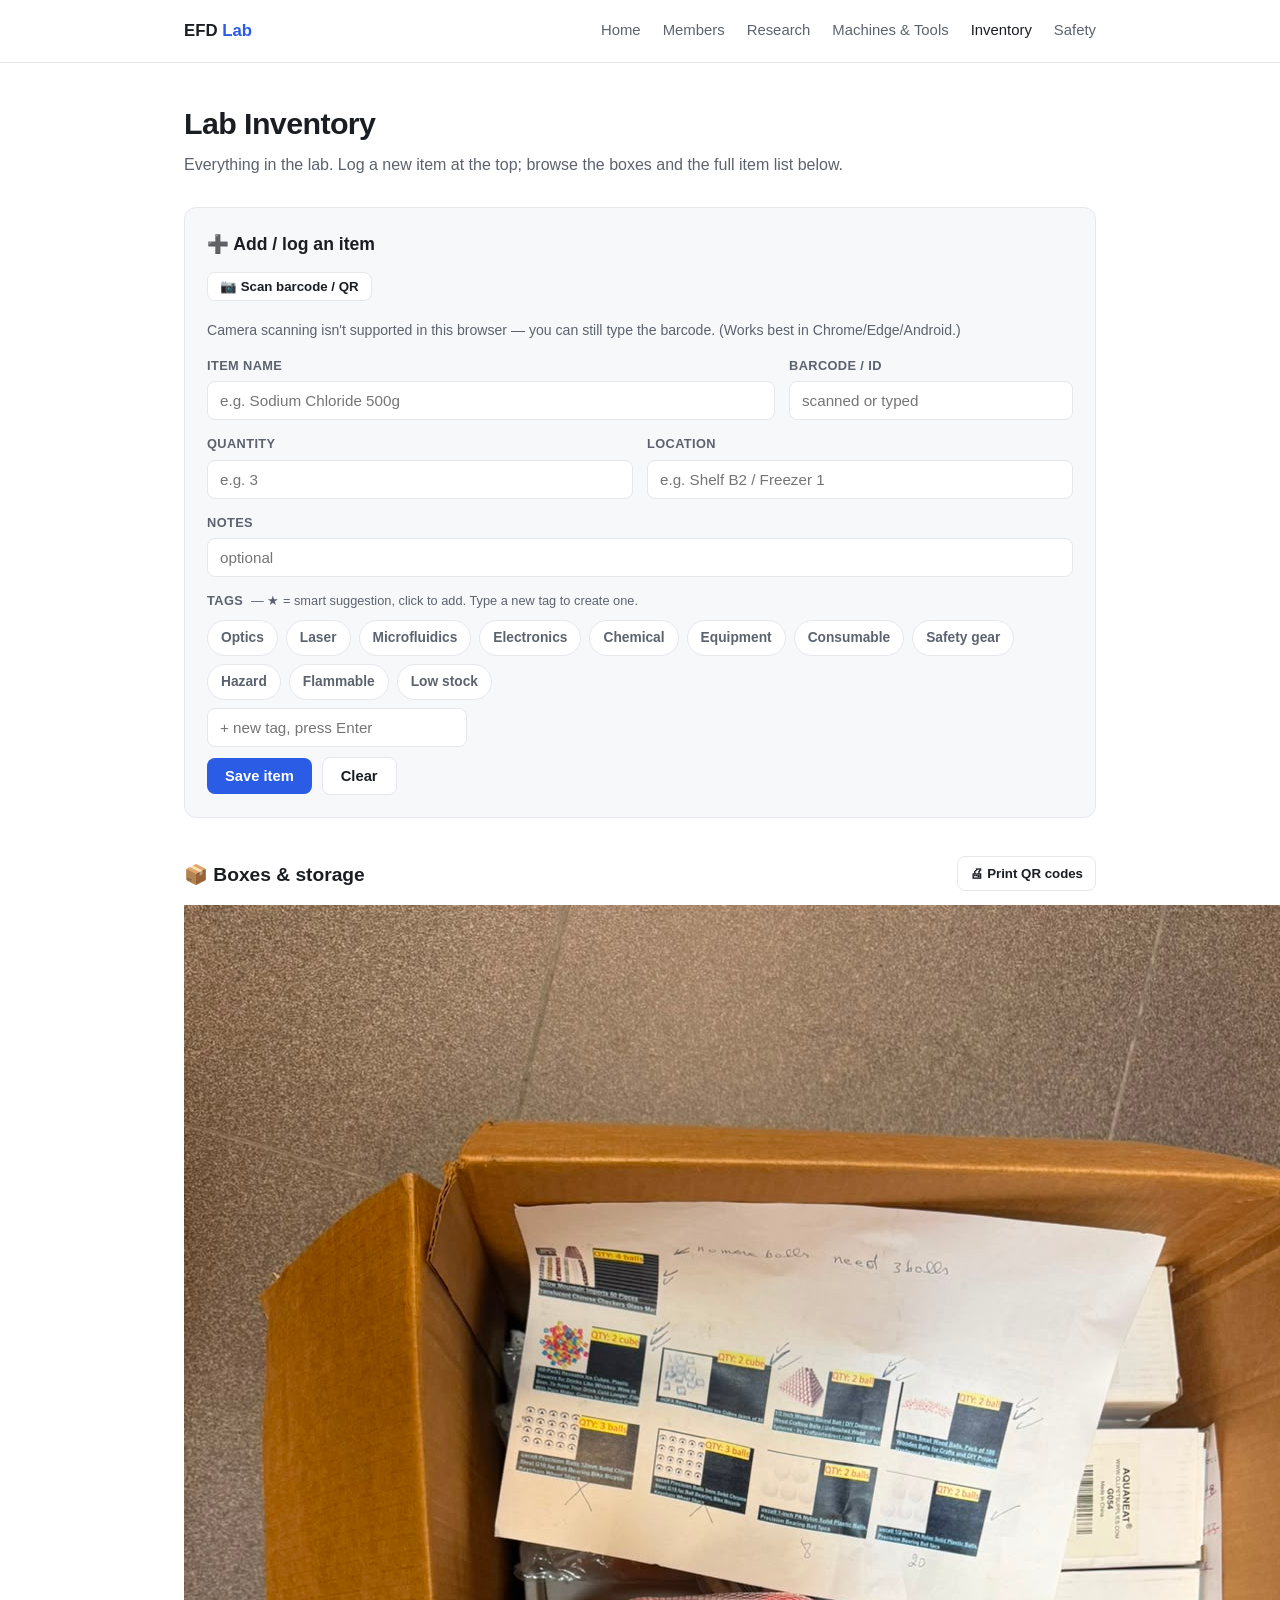
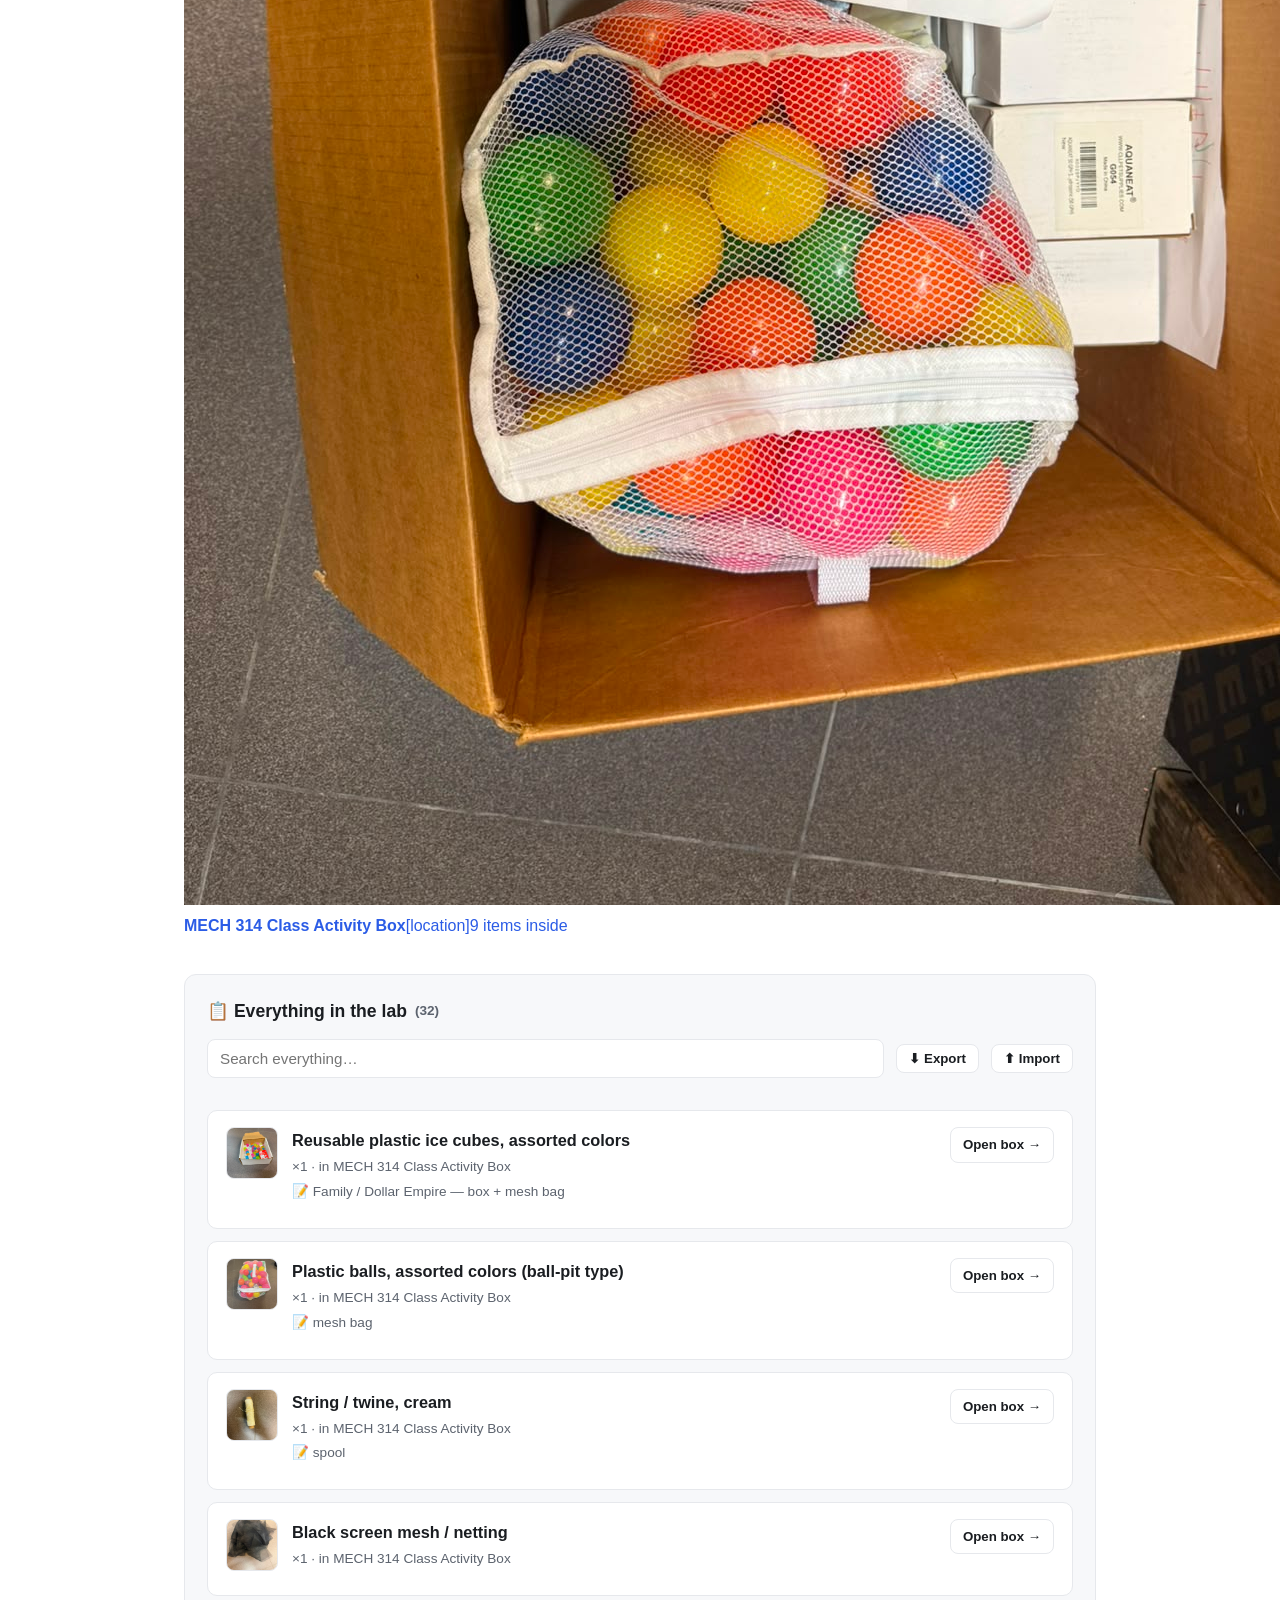
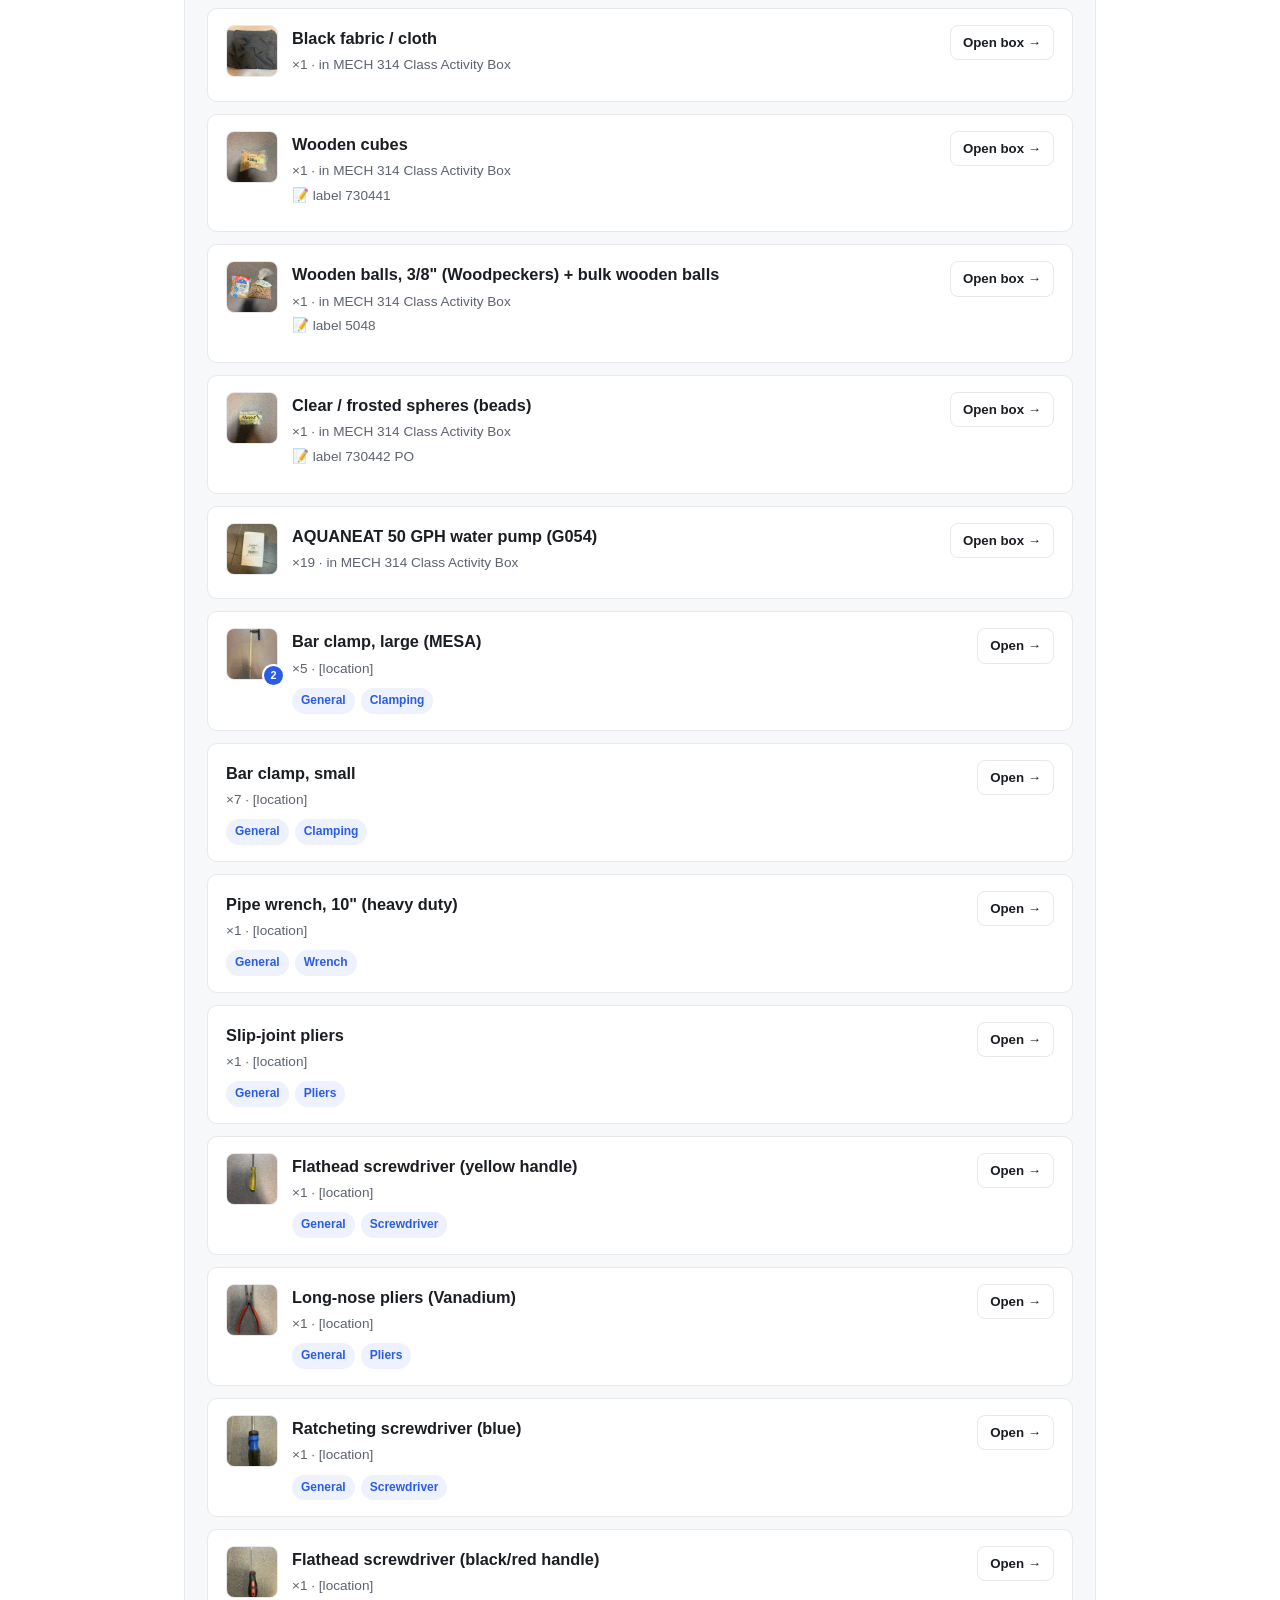
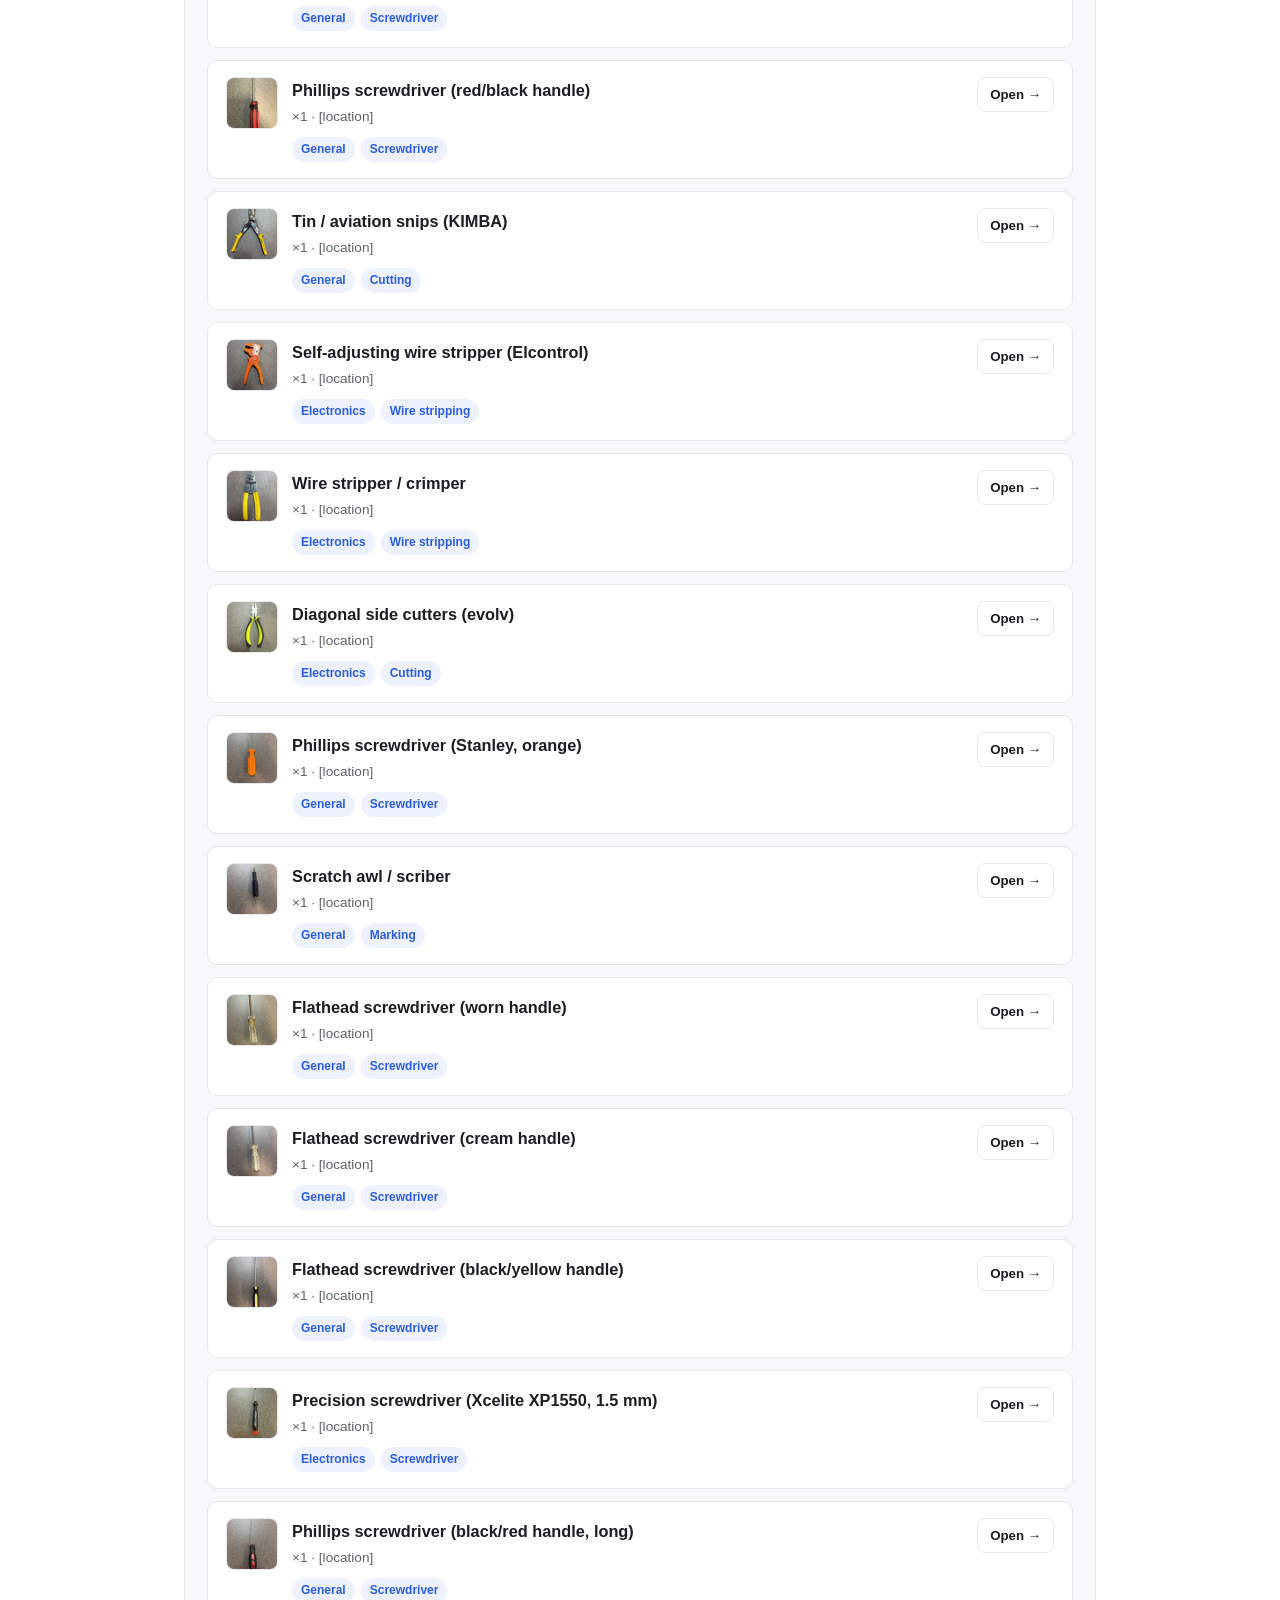
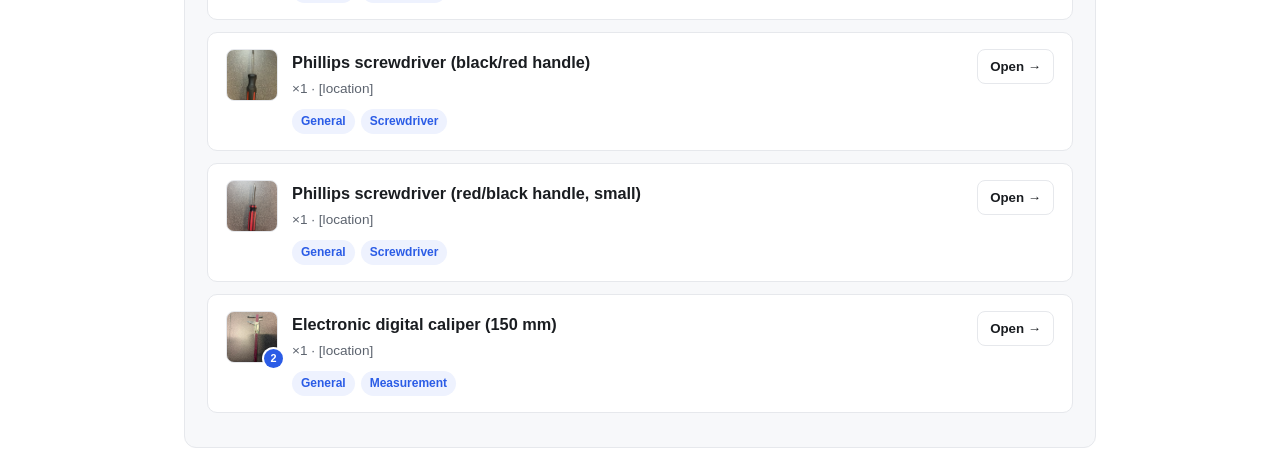
<file: inventory.html>
<!DOCTYPE html>
<html lang="en">
<head>
  <meta charset="UTF-8">
  <meta name="viewport" content="width=device-width, initial-scale=1.0">
  <title>Inventory — Lab Name</title>
  <style>
    :root {
      --bg: #ffffff; --surface: #f7f8fa; --border: #e6e8ec;
      --text: #1a1d21; --muted: #5c636e; --accent: #2b5ce6;
      --accent-soft: #eef2fe; --good: #16a34a; --danger: #dc2626;
      --radius: 12px; --maxw: 960px;
    }
    * { box-sizing: border-box; margin: 0; padding: 0; }
    body {
      font-family: -apple-system, BlinkMacSystemFont, "Segoe UI", Roboto, Helvetica, Arial, sans-serif;
      color: var(--text); background: var(--bg); line-height: 1.6; font-size: 16px;
    }
    a { color: var(--accent); text-decoration: none; }
    a:hover { text-decoration: underline; }
    .wrap { max-width: var(--maxw); margin: 0 auto; padding: 0 24px; }

    header {
      position: sticky; top: 0; z-index: 10; background: rgba(255,255,255,0.9);
      backdrop-filter: blur(8px); border-bottom: 1px solid var(--border);
    }
    nav { display: flex; align-items: center; justify-content: space-between; height: 62px; }
    .brand { font-weight: 700; font-size: 1.05rem; }
    .brand span { color: var(--accent); }
    .nav-links { display: flex; gap: 22px; }
    .nav-links a { color: var(--muted); font-size: 0.93rem; font-weight: 500; }
    .nav-links a.active { color: var(--text); }

    h1.page-title { font-size: 1.9rem; letter-spacing: -0.02em; margin: 36px 0 4px; }
    .page-sub { color: var(--muted); margin-bottom: 30px; }

    .panel {
      background: var(--surface); border: 1px solid var(--border);
      border-radius: var(--radius); padding: 22px; margin-bottom: 24px;
    }
    .panel h2 { font-size: 1.1rem; margin-bottom: 14px; display: flex; align-items: center; gap: 8px; }

    /* Scanner */
    #scanner-area { display: none; margin-bottom: 14px; }
    #video { width: 100%; max-width: 420px; border-radius: 10px; background: #000; aspect-ratio: 4/3; object-fit: cover; }
    .scan-status { font-size: 0.88rem; color: var(--muted); margin-top: 8px; }

    /* Form */
    .form-row { display: flex; gap: 14px; flex-wrap: wrap; margin-bottom: 14px; }
    .field { flex: 1; min-width: 160px; }
    .field label { display: block; font-size: 0.8rem; font-weight: 600; color: var(--muted); margin-bottom: 5px; text-transform: uppercase; letter-spacing: 0.03em; }
    .field input, .field textarea {
      width: 100%; padding: 10px 12px; border: 1px solid var(--border);
      border-radius: 8px; font-size: 0.95rem; font-family: inherit; background: #fff;
    }
    .field input:focus, .field textarea:focus { outline: none; border-color: var(--accent); }

    /* Tag chips */
    .tags-label { font-size: 0.8rem; font-weight: 600; color: var(--muted); margin: 6px 0 8px; text-transform: uppercase; letter-spacing: 0.03em; }
    .chip-row { display: flex; flex-wrap: wrap; gap: 8px; margin-bottom: 8px; }
    .chip {
      display: inline-flex; align-items: center; gap: 6px; cursor: pointer;
      padding: 6px 13px; border-radius: 20px; font-size: 0.86rem; font-weight: 600;
      border: 1px solid var(--border); background: #fff; color: var(--muted);
      transition: all .12s; user-select: none;
    }
    .chip:hover { border-color: var(--accent); }
    .chip.selected { background: var(--accent); color: #fff; border-color: var(--accent); }
    .chip.suggested { border-color: var(--accent); color: var(--accent); background: var(--accent-soft); box-shadow: 0 0 0 2px var(--accent-soft); }
    .chip.suggested::before { content: "★"; font-size: 0.8em; }
    .chip.selected.suggested::before { content: "★"; }

    .btn {
      display: inline-block; padding: 10px 18px; border-radius: 8px; border: none;
      font-weight: 600; font-size: 0.92rem; cursor: pointer; transition: all .15s; font-family: inherit;
    }
    .btn-primary { background: var(--accent); color: #fff; }
    .btn-primary:hover { background: #1e49c4; }
    .btn-ghost { background: #fff; color: var(--text); border: 1px solid var(--border); }
    .btn-ghost:hover { background: #eef0f3; }
    .btn-sm { padding: 6px 12px; font-size: 0.83rem; }
    .btn-danger { color: var(--danger); }
    .actions-bar { display: flex; gap: 10px; flex-wrap: wrap; align-items: center; margin-top: 6px; }

    /* Inventory list */
    .list-controls { display: flex; gap: 12px; flex-wrap: wrap; align-items: center; margin-bottom: 16px; }
    #search { flex: 1; min-width: 200px; padding: 10px 12px; border: 1px solid var(--border); border-radius: 8px; font-size: 0.95rem; }
    .filter-chips { display: flex; flex-wrap: wrap; gap: 7px; }
    .count-badge { font-size: 0.85rem; color: var(--muted); }

    .item {
      background: #fff; border: 1px solid var(--border); border-radius: 10px;
      padding: 16px 18px; margin-bottom: 12px; display: flex; justify-content: space-between; gap: 16px;
    }
    .item-left { display: flex; gap: 14px; align-items: flex-start; flex: 1; min-width: 0; }
    .item-thumb { width: 52px; height: 52px; border-radius: 8px; object-fit: cover; border: 1px solid var(--border); flex-shrink: 0; background: var(--surface); }
    .item-main { min-width: 0; }
    .item-main h3 { font-size: 1.02rem; }
    .item-meta { font-size: 0.85rem; color: var(--muted); margin-top: 3px; }
    .item-tags { display: flex; flex-wrap: wrap; gap: 6px; margin-top: 9px; }
    .item-tag { font-size: 0.75rem; font-weight: 600; color: var(--accent); background: var(--accent-soft); padding: 3px 9px; border-radius: 14px; }
    .item-actions { display: flex; flex-direction: column; gap: 6px; align-items: flex-end; white-space: nowrap; }
    .empty { text-align: center; color: var(--muted); padding: 40px 0; }

    .hint { font-size: 0.85rem; color: var(--muted); background: var(--accent-soft); border-radius: 8px; padding: 10px 14px; margin-bottom: 14px; }

    @media (max-width: 640px) {
      .item { flex-direction: column; }
      .item-actions { flex-direction: row; align-items: center; }
    }
  </style>
</head>
<body>

  <header>
    <div class="wrap">
      <nav>
        <div class="brand">EFD <span>Lab</span></div>
        <div class="nav-links">
          <a href="index.html">Home</a>
          <a href="members.html">Members</a>
          <a href="index.html#research">Research</a>
          <a href="machines.html">Machines &amp; Tools</a>
          <a href="inventory.html" class="active">Inventory</a>
          <a href="safety.html">Safety</a>
        </div>
      </nav>
    </div>
  </header>

  <div class="wrap">
    <h1 class="page-title">Lab Inventory</h1>
    <p class="page-sub">Everything in the lab. Log a new item at the top; browse the boxes and the full item list below.</p>

    <!-- ============ ADD / LOG (TOP) ============ -->
    <div class="panel">
      <h2>➕ Add / log an item</h2>

      <div class="actions-bar" style="margin-bottom:14px;">
        <button class="btn btn-ghost btn-sm" id="scan-toggle">📷 Scan barcode / QR</button>
        <span class="scan-status" id="scan-support"></span>
      </div>

      <div id="scanner-area">
        <video id="video" playsinline></video>
        <div class="scan-status" id="scan-status">Point the camera at a barcode…</div>
      </div>

      <div class="form-row">
        <div class="field" style="flex:2;">
          <label for="f-name">Item name</label>
          <input id="f-name" type="text" placeholder="e.g. Sodium Chloride 500g" autocomplete="off">
        </div>
        <div class="field">
          <label for="f-code">Barcode / ID</label>
          <input id="f-code" type="text" placeholder="scanned or typed" autocomplete="off">
        </div>
      </div>
      <div class="form-row">
        <div class="field">
          <label for="f-qty">Quantity</label>
          <input id="f-qty" type="text" placeholder="e.g. 3">
        </div>
        <div class="field">
          <label for="f-loc">Location</label>
          <input id="f-loc" type="text" placeholder="e.g. Shelf B2 / Freezer 1">
        </div>
      </div>
      <div class="form-row">
        <div class="field">
          <label for="f-notes">Notes</label>
          <input id="f-notes" type="text" placeholder="optional">
        </div>
      </div>

      <div class="tags-label">Tags &nbsp;<span style="font-weight:400;text-transform:none;letter-spacing:0;">— ★ = smart suggestion, click to add. Type a new tag to create one.</span></div>
      <div class="chip-row" id="tag-palette"></div>
      <div class="form-row" style="margin-bottom:10px;">
        <div class="field" style="max-width:260px;">
          <input id="new-tag" type="text" placeholder="+ new tag, press Enter" autocomplete="off">
        </div>
      </div>

      <div class="actions-bar">
        <button class="btn btn-primary" id="save-btn">Save item</button>
        <button class="btn btn-ghost" id="clear-btn">Clear</button>
      </div>
    </div>

    <!-- ============ BOXES & STORAGE ============ -->
    <div style="display:flex;justify-content:space-between;align-items:flex-end;flex-wrap:wrap;gap:12px;margin:38px 0 14px;">
      <div><h2 style="font-size:1.2rem;">📦 Boxes &amp; storage</h2></div>
      <a class="btn btn-ghost btn-sm" href="qr.html">🖨 Print QR codes</a>
    </div>
    <div class="cab-grid" id="cab-grid" style="margin-bottom:36px;"></div>

    <!-- ============ ALL ITEMS ============ -->
    <div class="panel">
      <h2>📋 Everything in the lab <span class="count-badge" id="count"></span></h2>

      <div class="list-controls">
        <input id="search" type="text" placeholder="Search everything…">
        <button class="btn btn-ghost btn-sm" id="export-btn">⬇ Export</button>
        <button class="btn btn-ghost btn-sm" id="import-btn">⬆ Import</button>
        <input type="file" id="import-file" accept="application/json" style="display:none;">
      </div>
      <div class="filter-chips" id="filter-chips" style="margin-bottom:16px;"></div>

      <div id="item-list"></div>
    </div>
  </div>

  <!-- Catalog boxes (from the shared asset catalog) -->
  <script src="data/assets.js?v=3"></script>
  <script>
  (function () {
    function esc(s){return (s==null?"":String(s)).replace(/[&<>"]/g,function(c){return ({"&":"&amp;","<":"&lt;",">":"&gt;",'"':"&quot;"})[c];});}
    var box = document.getElementById("cab-grid");
    if (!box || !window.LAB_ASSETS) return;
    var cabs = window.LAB_ASSETS.filter(function (a) { return a.type === "cabinet"; });
    if (!cabs.length) { box.innerHTML = '<div class="empty">No boxes listed yet.</div>'; return; }
    box.innerHTML = cabs.map(function (cb) {
      var n = (cb.contains || []).length + (cb.contents || []).length;
      var icon = cb.photo
        ? '<img src="' + esc(cb.photo) + '" alt="" onerror="this.style.display=\'none\'">'
        : window.assetIcon(cb.icon);
      return '<a class="cab" href="item.html?id=' + encodeURIComponent(cb.id) + '">' +
        '<span class="cic">' + icon + '</span>' +
        '<span class="cinfo"><b>' + esc(cb.name) + '</b>' +
        '<span>' + esc(cb.location || '') + '</span>' +
        '<span>' + n + ' item' + (n === 1 ? '' : 's') + ' inside</span></span></a>';
    }).join("");
  })();
  </script>

  <script>
  /* =====================================================================
     SMART-TAG CONFIG  —  edit these to fit your lab.
     Each rule: if any keyword appears in the item name or barcode,
     the listed tags get suggested (★).
     ===================================================================== */
  const TAG_RULES = [
    // --- Optics ---
    { keywords: ["lens", "mirror", "beam", "fiber", "fibre", "optic", "filter", "polarizer", "polariser",
                 "waveplate", "objective", "grating", "prism", "collimator", "photodiode", "detector",
                 "led", "aperture", "iris", "pinhole", "beamsplitter", "diffuser", "optical"],           tags: ["Optics"] },
    // --- Laser (also a hazard) ---
    { keywords: ["laser", "diode laser", "nd:yag", "he-ne", "helium-neon", "532", "635", "780", "1064"], tags: ["Laser", "Hazard"] },
    // --- Microfluidics ---
    { keywords: ["microfluidic", "chip", "pdms", "channel", "syringe", "syringe pump", "tubing", "valve",
                 "wafer", "mold", "mould", "master", "su-8", "su8", "silicone", "plasma", "membrane",
                 "reservoir", "droplet", "flow cell"],                                                    tags: ["Microfluidics"] },
    // --- Electronics ---
    { keywords: ["resistor", "capacitor", "inductor", "transistor", "diode", "ic", "chip", "pcb",
                 "arduino", "raspberry", "esp32", "microcontroller", "breadboard", "wire", "cable",
                 "connector", "header", "sensor", "relay", "motor", "driver", "power supply", "psu",
                 "oscilloscope", "multimeter", "soldering", "battery", "amplifier"],                      tags: ["Electronics"] },
    // --- Chemicals / solvents (fabrication + cleaning) ---
    { keywords: ["acetone", "isopropanol", "ipa", "ethanol", "methanol", "solvent", "resist", "developer",
                 "acid", "photoresist", "silane", "glue", "epoxy", "adhesive"],                           tags: ["Chemical", "Flammable"] },
    // --- Equipment (big/shared instruments) ---
    { keywords: ["microscope", "camera", "stage", "spectrometer", "generator", "function generator",
                 "pump", "controller", "objective", "spin coater", "hotplate", "oven", "printer",
                 "power meter", "translation"],                                                           tags: ["Equipment"] },
    // --- Consumables (things you use up) ---
    { keywords: ["slide", "coverslip", "cover slip", "tip", "glove", "wipe", "petri", "vial", "pipette",
                 "tape", "foil", "tubing"],                                                               tags: ["Consumable"] },
    // --- Safety gear ---
    { keywords: ["goggle", "glasses", "laser goggle", "glove", "coat", "shield", "mask", "safety"],       tags: ["Safety gear"] },
  ];

  // Base tags always shown in the palette (plus any you create).
  const BASE_TAGS = ["Optics", "Laser", "Microfluidics", "Electronics", "Chemical", "Equipment",
                     "Consumable", "Safety gear", "Hazard", "Flammable", "Low stock"];

  /* ===================================================================== */

  const STORE_KEY = "lab_inventory_items";
  const TAGS_KEY  = "lab_inventory_tags";

  let items = load(STORE_KEY, []);
  let allTags = Array.from(new Set([...BASE_TAGS, ...load(TAGS_KEY, [])]));
  let selectedTags = new Set();
  let activeFilter = null;

  const $ = id => document.getElementById(id);

  function load(key, fallback) {
    try { return JSON.parse(localStorage.getItem(key)) || fallback; }
    catch { return fallback; }
  }
  function save() {
    localStorage.setItem(STORE_KEY, JSON.stringify(items));
    localStorage.setItem(TAGS_KEY, JSON.stringify(allTags));
  }

  /* ---------- SMART SUGGESTION ENGINE ---------- */
  function tokenize(text) {
    return (text || "").toLowerCase().split(/[^a-z0-9-]+/).filter(Boolean);
  }
  function suggestTags(name, code) {
    const text = (name + " " + code).toLowerCase();
    const tokens = tokenize(name);
    const scores = {};
    const bump = (t, n) => { scores[t] = (scores[t] || 0) + n; };

    // 1) Rule-based: keyword -> tags
    for (const rule of TAG_RULES) {
      if (rule.keywords.some(k => text.includes(k))) rule.tags.forEach(t => bump(t, 3));
    }
    // 2) Learned from history: tags used before for items sharing a word
    for (const it of items) {
      const itTokens = new Set(tokenize(it.name));
      const overlap = tokens.filter(t => itTokens.has(t)).length;
      if (overlap > 0) (it.tags || []).forEach(t => bump(t, overlap));
    }
    return Object.entries(scores).sort((a, b) => b[1] - a[1]).map(e => e[0]);
  }

  /* ---------- TAG PALETTE ---------- */
  function renderPalette() {
    const suggested = new Set(suggestTags($("f-name").value, $("f-code").value));
    // ensure suggested tags exist in palette
    suggested.forEach(t => { if (!allTags.includes(t)) allTags.push(t); });

    const palette = $("tag-palette");
    palette.innerHTML = "";
    // suggested first, then the rest
    const ordered = [...allTags].sort((a, b) => (suggested.has(b) - suggested.has(a)));
    ordered.forEach(tag => {
      const chip = document.createElement("span");
      chip.className = "chip"
        + (selectedTags.has(tag) ? " selected" : "")
        + (suggested.has(tag) ? " suggested" : "");
      chip.textContent = tag;
      chip.onclick = () => {
        selectedTags.has(tag) ? selectedTags.delete(tag) : selectedTags.add(tag);
        renderPalette();
      };
      palette.appendChild(chip);
    });
  }

  /* ---------- SAVE ITEM ---------- */
  function saveItem() {
    const name = $("f-name").value.trim();
    if (!name) { $("f-name").focus(); alert("Please enter an item name."); return; }
    const item = {
      id: Date.now() + "-" + Math.floor(performance.now()),
      name,
      code: $("f-code").value.trim(),
      qty: $("f-qty").value.trim(),
      loc: $("f-loc").value.trim(),
      notes: $("f-notes").value.trim(),
      tags: [...selectedTags],
      added: new Date().toISOString().slice(0, 10)
    };
    items.unshift(item);
    // remember any new tags
    item.tags.forEach(t => { if (!allTags.includes(t)) allTags.push(t); });
    save();
    clearForm();
    renderList();
    flashStatus("✓ Saved: " + name);
  }
  function clearForm() {
    ["f-name","f-code","f-qty","f-loc","f-notes"].forEach(id => $(id).value = "");
    selectedTags.clear();
    renderPalette();
    $("f-name").focus();
  }
  function flashStatus(msg) {
    const s = $("scan-status"); if (!s) return;
    const prev = s.textContent; s.style.color = "var(--good)"; s.textContent = msg;
    setTimeout(() => { s.style.color = ""; s.textContent = prev; }, 1800);
  }

  /* ---------- INVENTORY LIST ---------- */
  function renderFilters() {
    const box = $("filter-chips");
    box.innerHTML = "";
    const used = Array.from(new Set(items.flatMap(i => i.tags || []))).sort();
    if (!used.length) return;
    const mk = (label, val) => {
      const c = document.createElement("span");
      c.className = "chip" + (activeFilter === val ? " selected" : "");
      c.textContent = label;
      c.onclick = () => { activeFilter = (activeFilter === val ? null : val); renderList(); };
      return c;
    };
    box.appendChild(mk("All", null));
    used.forEach(t => box.appendChild(mk(t, t)));
  }

  // Read-only rows pulled from the shared catalog (box contents + standalone tools).
  function catalogRows() {
    if (!window.LAB_ASSETS) return [];
    const rows = [];
    window.LAB_ASSETS.forEach(a => {
      if (a.type === "cabinet") {
        const href = "item.html?id=" + encodeURIComponent(a.id);
        (a.contents || []).forEach(c => rows.push({
          name: c.name, qty: c.qty || "", loc: "in " + a.name, notes: c.note || "",
          photos: c.photo ? [c.photo] : [], tags: [], href: href, linkLabel: "Open box →", readonly: true
        }));
        (a.contains || []).map(window.getAsset).filter(Boolean).forEach(t => rows.push({
          name: t.name, qty: t.qty || "", loc: "in " + a.name, notes: "",
          photos: window.itemPhotos(t), tags: t.tags || [], href: href, linkLabel: "Open box →", readonly: true
        }));
      } else if (a.type === "tool") {
        rows.push({
          name: a.name, qty: a.qty || "", loc: a.location || "", notes: "",
          photos: window.itemPhotos(a), tags: a.tags || [],
          href: "item.html?id=" + encodeURIComponent(a.id), linkLabel: "Open →", readonly: true
        });
      }
    });
    return rows;
  }

  function renderList() {
    renderFilters();
    const q = $("search").value.toLowerCase();
    const list = $("item-list");
    const combined = catalogRows().concat(items);
    let shown = combined.filter(it => {
      const hay = (it.name + " " + (it.code||"") + " " + (it.loc||"") + " " + (it.notes||"") + " " + (it.tags||[]).join(" ")).toLowerCase();
      const matchQ = !q || hay.includes(q);
      const matchF = !activeFilter || (it.tags || []).includes(activeFilter);
      return matchQ && matchF;
    });
    $("count").textContent = "(" + combined.length + ")";

    if (!shown.length) {
      list.innerHTML = '<div class="empty">' + (combined.length ? "Nothing matches your search/filter." : "Nothing in the inventory yet. Add an item above.") + '</div>';
      return;
    }
    list.innerHTML = "";
    shown.forEach(it => {
      const el = document.createElement("div");
      el.className = "item";
      const meta = [it.code && ("#" + it.code), it.qty && ("×" + it.qty), it.loc, it.added && ("added " + it.added)]
        .filter(Boolean).join(" · ");
      const photos = (it.photos && it.photos.length) ? it.photos : (it.photo ? [it.photo] : []);
      var thumb = '';
      if (photos.length) {
        const gal = photos.length > 1 ? ' data-gallery="' + photos.join('|') + '"' : '';
        const badge = photos.length > 1 ? '<span class="ph-badge">' + photos.length + '</span>' : '';
        thumb = '<span class="thumb-wrap"><img class="item-thumb" alt="" src="' + photos[0] + '"' + gal + ' onerror="this.style.display=\'none\'">' + badge + '</span>';
      }
      el.innerHTML =
        '<div class="item-left">' + thumb +
          '<div class="item-main">' +
            '<h3></h3>' +
            '<div class="item-meta"></div>' +
            (it.notes ? '<div class="item-meta note2"></div>' : '') +
            '<div class="item-tags"></div>' +
          '</div>' +
        '</div>' +
        '<div class="item-actions">' +
          (it.readonly
            ? '<a class="btn btn-ghost btn-sm" href="' + it.href + '">' + (it.linkLabel || 'Open →') + '</a>'
            : '<button class="btn btn-ghost btn-sm btn-danger" data-del="' + it.id + '">Delete</button>') +
        '</div>';
      el.querySelector("h3").textContent = it.name;
      el.querySelectorAll(".item-meta")[0].textContent = meta;
      if (it.notes) el.querySelectorAll(".item-meta")[1].textContent = "📝 " + it.notes;
      const tagBox = el.querySelector(".item-tags");
      (it.tags || []).forEach(t => {
        const s = document.createElement("span"); s.className = "item-tag"; s.textContent = t; tagBox.appendChild(s);
      });
      if (!it.readonly) el.querySelector("[data-del]").onclick = () => {
        if (confirm("Delete \"" + it.name + "\"?")) { items = items.filter(x => x.id !== it.id); save(); renderList(); }
      };
      list.appendChild(el);
    });
  }

  /* ---------- CAMERA SCANNING ---------- */
  let stream = null, scanning = false, detector = null;
  function setupScanSupport() {
    if ("BarcodeDetector" in window) {
      $("scan-support").textContent = "Camera scanning supported.";
    } else {
      $("scan-support").textContent = "Camera scanning isn't supported in this browser — you can still type the barcode. (Works best in Chrome/Edge/Android.)";
      $("scan-toggle").disabled = false;
    }
  }
  async function toggleScan() {
    const area = $("scanner-area");
    if (scanning) { stopScan(); return; }
    if (!("BarcodeDetector" in window)) {
      alert("This browser can't scan with the camera. Please type the barcode into the 'Barcode / ID' field, or open the site in Chrome/Edge.");
      return;
    }
    try {
      detector = new BarcodeDetector();
      stream = await navigator.mediaDevices.getUserMedia({ video: { facingMode: "environment" } });
      $("video").srcObject = stream;
      await $("video").play();
      area.style.display = "block";
      scanning = true;
      $("scan-toggle").textContent = "✕ Stop scanning";
      scanLoop();
    } catch (e) {
      alert("Couldn't access the camera: " + e.message + "\nMake sure you're on https:// and allowed camera access.");
    }
  }
  async function scanLoop() {
    if (!scanning) return;
    try {
      const codes = await detector.detect($("video"));
      if (codes.length) {
        const val = codes[0].rawValue;
        $("f-code").value = val;
        $("scan-status").textContent = "Scanned: " + val + "  ✓";
        navigator.vibrate && navigator.vibrate(120);
        renderPalette();
        $("f-name").focus();
        stopScan();
        return;
      }
    } catch {}
    requestAnimationFrame(scanLoop);
  }
  function stopScan() {
    scanning = false;
    if (stream) stream.getTracks().forEach(t => t.stop());
    $("scanner-area").style.display = "none";
    $("scan-toggle").textContent = "📷 Scan barcode / QR";
  }

  /* ---------- EXPORT / IMPORT ---------- */
  function exportData() {
    const blob = new Blob([JSON.stringify({ items, tags: allTags }, null, 2)], { type: "application/json" });
    const a = document.createElement("a");
    a.href = URL.createObjectURL(blob);
    a.download = "lab-inventory.json";
    a.click();
  }
  function importData(file) {
    const reader = new FileReader();
    reader.onload = () => {
      try {
        const data = JSON.parse(reader.result);
        if (!Array.isArray(data.items)) throw new Error("bad file");
        if (confirm("Import " + data.items.length + " items? This merges with your current list.")) {
          const seen = new Set(items.map(i => i.id));
          data.items.forEach(i => { if (!seen.has(i.id)) items.push(i); });
          if (Array.isArray(data.tags)) allTags = Array.from(new Set([...allTags, ...data.tags]));
          save(); renderList(); renderPalette();
          alert("Imported.");
        }
      } catch { alert("That doesn't look like a valid inventory export file."); }
    };
    reader.readAsText(file);
  }

  /* ---------- WIRE UP ---------- */
  $("f-name").addEventListener("input", renderPalette);
  $("f-code").addEventListener("input", renderPalette);
  $("new-tag").addEventListener("keydown", e => {
    if (e.key === "Enter") {
      const t = e.target.value.trim();
      if (t) { if (!allTags.includes(t)) allTags.push(t); selectedTags.add(t); e.target.value = ""; renderPalette(); }
    }
  });
  $("save-btn").onclick = saveItem;
  $("clear-btn").onclick = clearForm;
  $("scan-toggle").onclick = toggleScan;
  $("search").addEventListener("input", renderList);
  $("export-btn").onclick = exportData;
  $("import-btn").onclick = () => $("import-file").click();
  $("import-file").onchange = e => { if (e.target.files[0]) importData(e.target.files[0]); };

  setupScanSupport();
  renderPalette();
  renderList();
  </script>

  <script src="js/lightbox.js?v=3"></script>
</body>
</html>
</file>
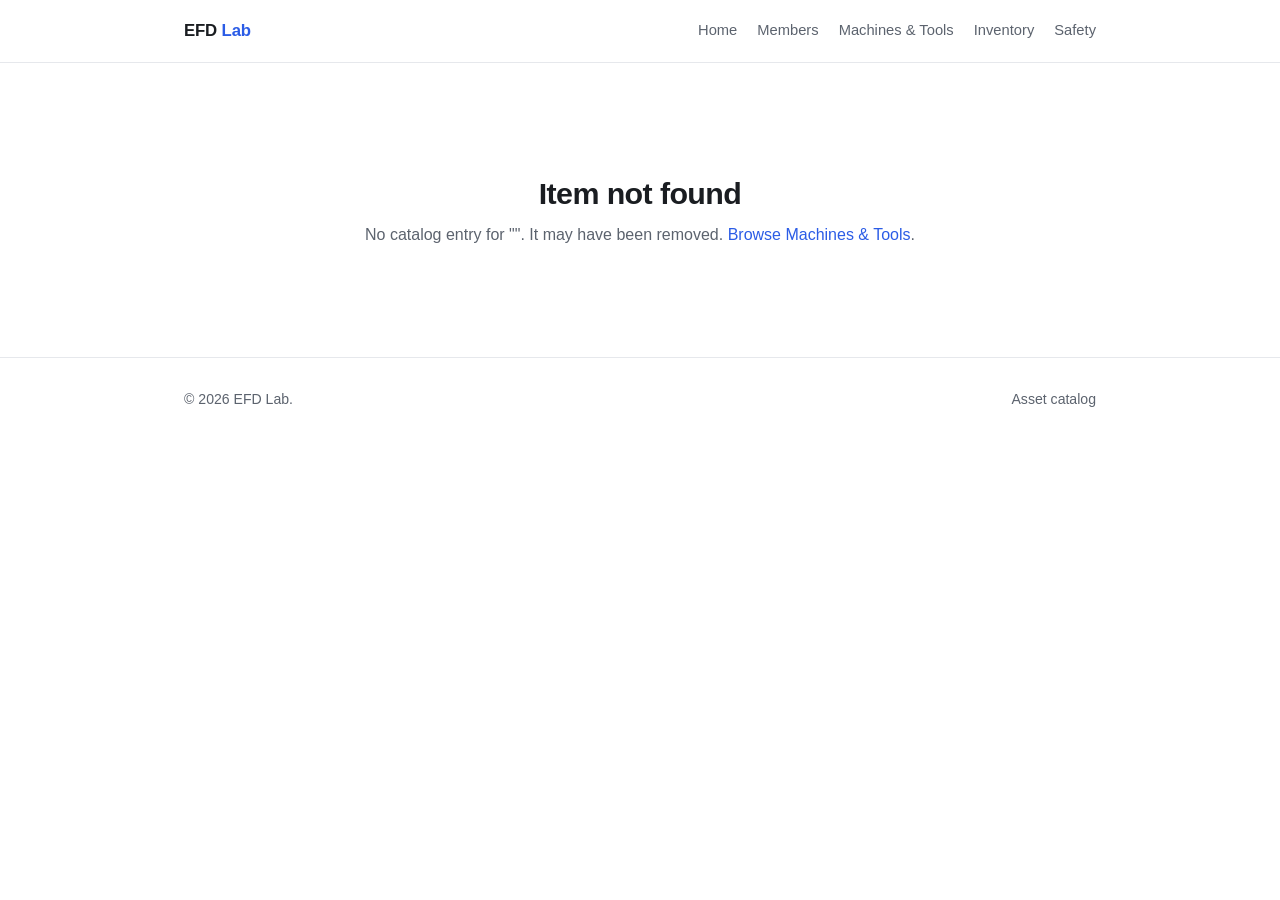
<file: item.html>
<!DOCTYPE html>
<html lang="en">
<head>
  <meta charset="UTF-8">
  <meta name="viewport" content="width=device-width, initial-scale=1.0">
  <title>Item — EFD Lab</title>
  <link rel="stylesheet" href="css/style.css?v=3">
  <style>
    .item-hero { display: flex; gap: 18px; align-items: center; margin: 28px 0 6px; }
    .item-ic { width: 60px; height: 60px; border-radius: 14px; background: var(--accent-soft); color: var(--accent);
      display: flex; align-items: center; justify-content: center; flex-shrink: 0; }
    .item-ic svg { width: 32px; height: 32px; }
    .item-hero h1 { font-size: 1.7rem; letter-spacing: -0.02em; }
    .kind { font-size: 0.8rem; font-weight: 700; letter-spacing: 0.06em; text-transform: uppercase; color: var(--muted); }
    .item-photo { width: 100%; max-height: 320px; object-fit: cover; border-radius: 14px; border: 1px solid var(--border); margin: 18px 0; }
    .kv { display: grid; grid-template-columns: 150px 1fr; gap: 8px 16px; margin: 6px 0; }
    .kv dt { color: var(--muted); font-size: 0.9rem; font-weight: 600; }
    .kv dd { font-size: 0.95rem; }
    .steps { margin: 6px 0 0 18px; } .steps li { margin-bottom: 6px; }
    .contains-grid { display: grid; grid-template-columns: repeat(auto-fill,minmax(150px,1fr)); gap: 12px; margin-top: 6px; }
    .mini { display: flex; align-items: center; gap: 10px; padding: 12px; border: 1px solid var(--border);
      border-radius: 10px; background: #fff; color: var(--text); }
    .mini:hover { border-color: var(--accent); text-decoration: none; }
    .mini .mic { width: 34px; height: 34px; border-radius: 8px; background: var(--accent-soft); color: var(--accent);
      display: flex; align-items: center; justify-content: center; flex-shrink: 0; }
    .mini .mic svg { width: 20px; height: 20px; }
    .mini b { font-size: 0.9rem; }
    .clist { display: flex; flex-direction: column; }
    .crow { display: flex; align-items: center; gap: 14px;
      padding: 12px 0; border-bottom: 1px solid var(--border); }
    .crow:last-child { border-bottom: none; }
    .cthumb { width: 56px; height: 56px; border-radius: 8px; object-fit: cover; flex-shrink: 0;
      background: var(--surface); border: 1px solid var(--border); }
    .cname { flex: 1; font-size: 0.96rem; font-weight: 600; }
    .cnote { display: block; font-weight: 400; color: var(--muted); font-size: 0.82rem; margin-top: 2px; }
    .cqty { flex-shrink: 0; font-variant-numeric: tabular-nums; font-weight: 700; color: var(--accent); }
    .backlink { display: inline-block; margin: 24px 0 0; font-size: 0.9rem; }
    .notfound { text-align: center; padding: 70px 0; }
  </style>
</head>
<body>

  <header>
    <div class="wrap">
      <nav>
        <div class="brand"><a href="index.html" style="color:inherit;text-decoration:none;">EFD <span>Lab</span></a></div>
        <div class="nav-links" id="nav-links">
          <a href="index.html">Home</a>
          <a href="members.html">Members</a>
          <a href="machines.html">Machines &amp; Tools</a>
          <a href="inventory.html">Inventory</a>
          <a href="safety.html">Safety</a>
        </div>
        <button class="menu-btn" id="menu-btn" aria-label="Toggle menu">☰</button>
      </nav>
    </div>
  </header>

  <div class="wrap" id="content"></div>

  <footer>
    <div class="wrap"><div>© <span id="year"></span> EFD Lab.</div><div>Asset catalog</div></div>
  </footer>

  <script src="data/assets.js?v=3"></script>
  <script>
    var $ = function (id) { return document.getElementById(id); };
    $("menu-btn").addEventListener("click", function () { $("nav-links").classList.toggle("open"); });
    $("year").textContent = new Date().getFullYear();

    function esc(s) { return (s == null ? "" : String(s)).replace(/[&<>"]/g, function (c) {
      return ({ "&": "&amp;", "<": "&lt;", ">": "&gt;", '"': "&quot;" })[c]; }); }

    function photoBlock(a) {
      var photos = window.itemPhotos(a);
      if (!photos.length) return "";
      var gal = photos.length > 1 ? ' data-gallery="' + photos.map(esc).join("|") + '"' : '';
      return '<img class="item-photo" alt="' + esc(a.name) + '" src="' + esc(photos[0]) + '"' + gal + ' onerror="this.style.display=\'none\'">' +
        (photos.length > 1 ? '<div class="photo-hint">📷 ' + photos.length + ' photos — click to browse</div>' : '');
    }

    var STATUS = { available: "Available", inuse: "In use", down: "Down", caution: "Caution" };

    function getId() {
      var m = location.search.match(/[?&]id=([^&]+)/);
      return m ? decodeURIComponent(m[1]) : "";
    }

    function badge(a) {
      if (a.type !== "machine" || !a.status) return "";
      return '<span class="badge ' + a.status + '">' + (STATUS[a.status] || a.status) + '</span>';
    }

    function render() {
      var id = getId();
      var a = window.getAsset(id);
      var c = $("content");
      if (!a) {
        c.innerHTML = '<div class="notfound"><h1 class="page-title">Item not found</h1>' +
          '<p class="page-sub" style="margin:0 auto;">No catalog entry for "<b>' + esc(id) + '</b>". ' +
          'It may have been removed. <a href="machines.html">Browse Machines &amp; Tools</a>.</p></div>';
        return;
      }
      document.title = a.name + " — EFD Lab";

      var html = '<div class="item-hero">' +
        '<div class="item-ic">' + window.assetIcon(a.icon) + '</div>' +
        '<div><div class="kind">' + esc(a.type) + (a.no ? ' · <span style="color:var(--accent)">' + esc(a.no) + '</span>' : '') + '</div>' +
        '<h1>' + esc(a.name) + ' ' + badge(a) + '</h1></div></div>';

      if (a.tags && a.tags.length) {
        html += '<div class="filter-chips" style="margin:4px 0 10px;">' +
          a.tags.map(function (t, i) {
            return '<span class="tag"' + (i === 0 ? ' style="background:var(--accent);color:#fff;"' : '') + '>' + esc(t) + '</span>';
          }).join('') + '</div>';
      }

      if (a.type === "machine") html += machineView(a);
      else if (a.type === "cabinet") html += cabinetView(a);
      else if (a.type === "tool") html += toolView(a);

      html += a.type === "cabinet"
        ? '<a class="backlink" href="inventory.html">← All inventory</a>'
        : '<a class="backlink" href="machines.html">← All machines &amp; tools</a>';
      c.innerHTML = html;
    }

    function maintPanel(a) {
      var m = a.maintenance;
      if (!m || !m.needed) return "";
      return '<div class="maint-panel has-work" style="margin-top:8px;">' +
        '<h2>🔧 Needs maintenance <span class="prio ' + esc(m.priority || "medium") + '">' + esc(m.priority || "medium") + '</span></h2>' +
        '<div class="issue"><b>Issue:</b> ' + esc(m.issue) + '</div>' +
        (m.action ? '<div class="action"><b>To do:</b> ' + esc(m.action) + '</div>' : '') +
        (m.reported ? '<div class="reported">Reported ' + esc(m.reported) + '</div>' : '') +
        '</div>';
    }

    function machineView(a) {
      var h = "";
      if (a.photo) h += '<img class="item-photo" alt="' + esc(a.name) + '" src="' + esc(a.photo) + '" ' +
        'onerror="this.style.display=\'none\'">';
      h += maintPanel(a);
      if (a.note) h += '<div class="hint" style="background:var(--accent-soft);border-radius:8px;padding:10px 14px;margin-bottom:14px;font-size:0.9rem;">' + esc(a.note) + '</div>';
      if (a.description) h += '<p style="font-size:1.05rem;color:var(--muted);margin-bottom:16px;">' + esc(a.description) + '</p>';

      h += '<div class="panel"><dl class="kv">';
      h += kv("Asset no.", a.no);
      h += kv("Category", a.category);
      h += kv("Location", a.location);
      h += kv("Last maintained", a.lastMaintained || "—");
      if (a.safety) h += '<dt>Safety</dt><dd><a href="' + esc(a.safety) + '">Safety procedure →</a></dd>';
      h += '</dl></div>';

      if (a.howItWorks && a.howItWorks.length) {
        h += '<div class="panel"><h2>⚙️ How it works</h2><ol class="steps">' +
          a.howItWorks.map(function (s) { return '<li>' + esc(s) + '</li>'; }).join("") + '</ol></div>';
      }
      var mans = (a.manuals || []).filter(function (m) { return m.url; });
      if (mans.length) {
        h += '<div class="panel"><h2>📄 Manuals &amp; booklets</h2><div style="display:flex;flex-wrap:wrap;gap:14px;">' +
          mans.map(function (m) { return '<a class="btn btn-ghost btn-sm" href="' + esc(m.url) + '" target="_blank">' + esc(m.label) + '</a>'; }).join("") +
          '</div></div>';
      } else if (a.manuals && a.manuals.length) {
        h += '<div class="panel"><h2>📄 Manuals &amp; booklets</h2><p style="color:var(--muted);font-size:0.9rem;">Links not added yet: ' +
          a.manuals.map(function (m) { return esc(m.label); }).join(", ") + '</p></div>';
      }
      return h;
    }

    function cabinetView(a) {
      var h = "";
      h += photoBlock(a);
      if (a.description) h += '<p style="font-size:1.05rem;color:var(--muted);margin:6px 0 16px;">' + esc(a.description) + '</p>';
      var items = (a.contains || []).map(window.getAsset).filter(Boolean);
      var contents = a.contents || [];
      h += '<div class="panel"><dl class="kv">' + kv("Asset no.", a.no) + kv("Location", a.location) +
           kv("Items inside", items.length + contents.length) + '</dl></div>';

      if (items.length) {
        h += '<div class="panel"><h2>🗄️ Linked items</h2><div class="contains-grid">' + items.map(function (t) {
          return '<a class="mini" href="item.html?id=' + encodeURIComponent(t.id) + '">' +
            '<span class="mic">' + window.assetIcon(t.icon) + '</span><b>' + esc(t.name) + '</b></a>';
        }).join("") + '</div></div>';
      }

      if (contents.length) {
        h += '<div class="panel"><h2>📦 Contents</h2><div class="clist">' + contents.map(function (c) {
          return '<div class="crow">' +
            (c.photo ? '<a href="' + esc(c.photo) + '" target="_blank" rel="noopener"><img class="cthumb" alt="" src="' + esc(c.photo) + '" onerror="this.style.display=\'none\'"></a>' : '') +
            '<div class="cname">' + esc(c.name) + (c.note ? '<span class="cnote">' + esc(c.note) + '</span>' : '') + '</div>' +
            '<div class="cqty">' + (c.qty ? '×' + esc(c.qty) : '—') + '</div></div>';
        }).join("") + '</div></div>';
      }

      if (!items.length && !contents.length) h += '<div class="panel"><p style="color:var(--muted);">[placeholder — no contents listed]</p></div>';
      return h;
    }

    function toolView(a) {
      var h = "";
      h += photoBlock(a);
      if (a.purpose) h += '<p style="font-size:1.05rem;color:var(--muted);margin:6px 0 16px;">' + esc(a.purpose) + '</p>';
      h += maintPanel(a);
      h += '<div class="panel"><dl class="kv">';
      h += kv("Asset no.", a.no);
      h += kv("Quantity", a.qty);
      h += kv("Location", a.location);
      var home = a.home ? window.getAsset(a.home) : null;
      if (home) h += '<dt>Belongs in</dt><dd><a href="item.html?id=' + encodeURIComponent(home.id) + '">' + esc(home.name) + ' →</a></dd>';
      h += '</dl></div>';
      return h;
    }

    function kv(k, v) { return '<dt>' + esc(k) + '</dt><dd>' + esc(v || "—") + '</dd>'; }

    render();
    window.addEventListener("popstate", render);
  </script>

  <script src="js/lightbox.js?v=3"></script>
</body>
</html>
</file>
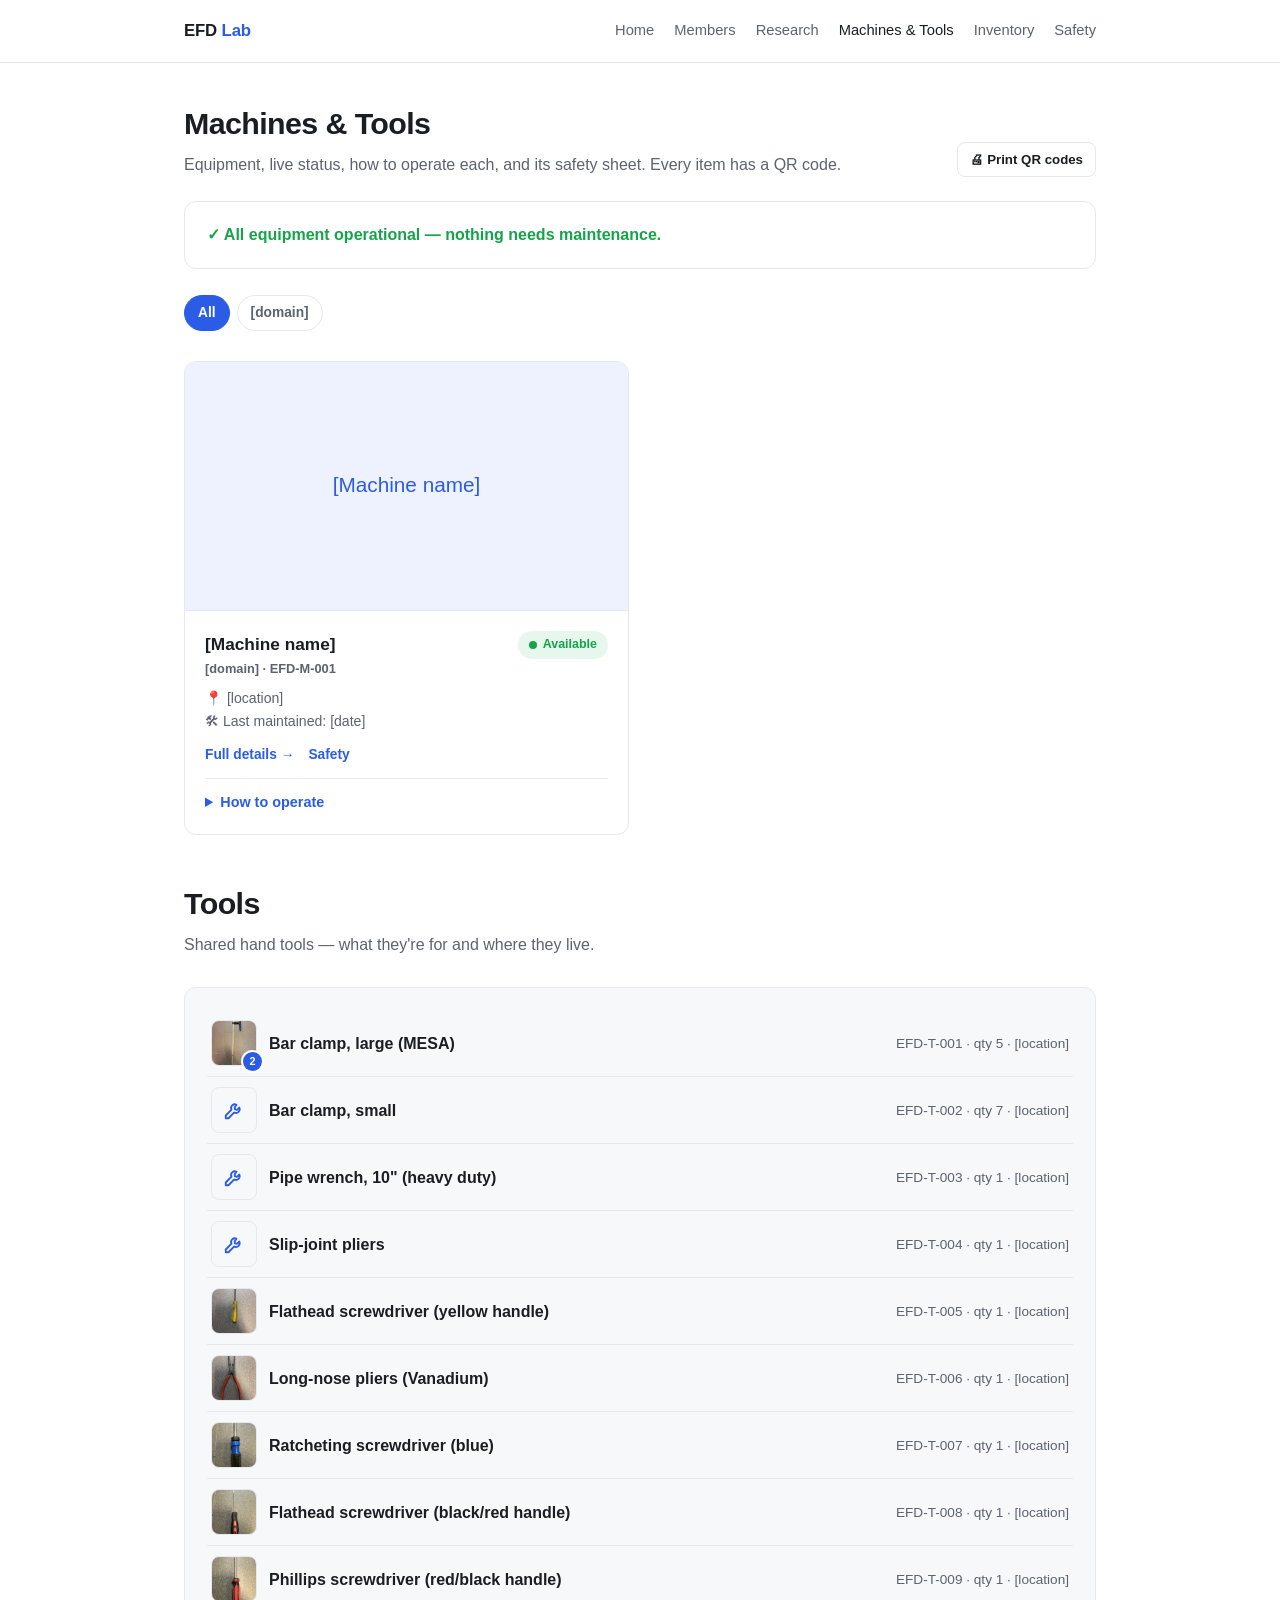
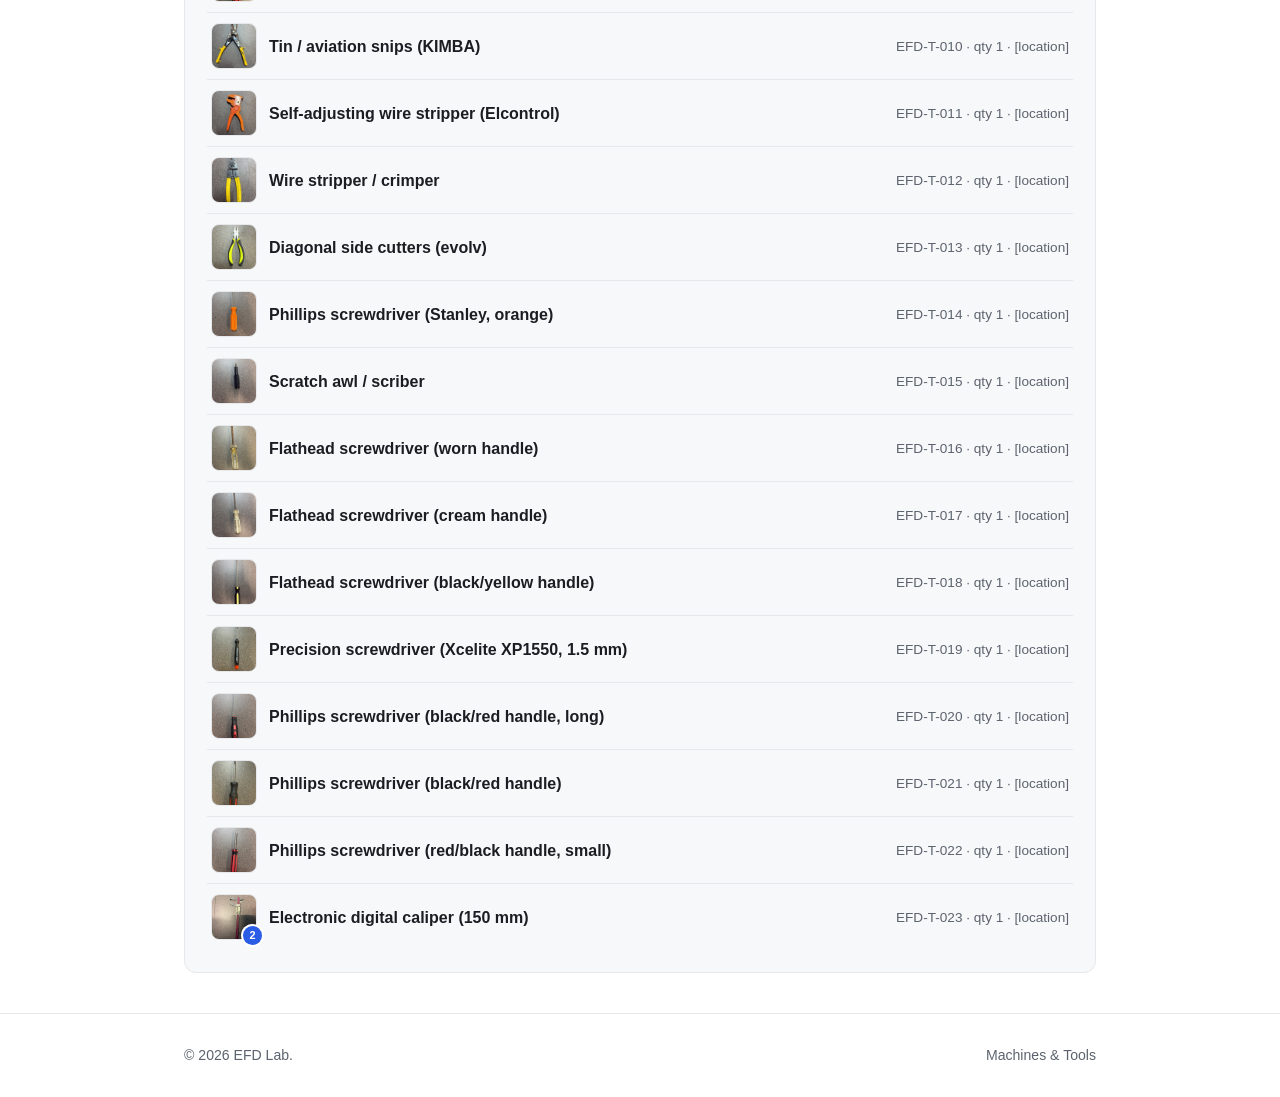
<file: machines.html>
<!DOCTYPE html>
<html lang="en">
<head>
  <meta charset="UTF-8">
  <meta name="viewport" content="width=device-width, initial-scale=1.0">
  <title>Machines &amp; Tools — EFD Lab</title>
  <link rel="stylesheet" href="css/style.css?v=3">
  <style>
    .card-link h3 { color: var(--text); }
    .card a.card-link:hover { text-decoration: none; }
    .cab-grid { display: grid; grid-template-columns: repeat(auto-fill,minmax(240px,1fr)); gap: 16px; }
    .cab { display: flex; gap: 12px; align-items: center; padding: 16px; border: 1px solid var(--border);
      border-radius: 12px; background: #fff; color: var(--text); }
    .cab:hover { border-color: var(--accent); text-decoration: none; }
    .cab .cic { width: 42px; height: 42px; border-radius: 10px; background: var(--accent-soft); color: var(--accent);
      display: flex; align-items: center; justify-content: center; flex-shrink: 0; }
    .cab .cic svg { width: 24px; height: 24px; }
    .cab .cinfo b { font-size: 0.95rem; } .cab .cinfo span { display: block; color: var(--muted); font-size: 0.82rem; }
    .tool-row { display: flex; justify-content: space-between; align-items: center; gap: 16px; padding: 10px 4px; border-bottom: 1px solid var(--border); }
    .tool-row:last-child { border-bottom: none; }
    .tool-id { display: flex; align-items: center; gap: 12px; font-weight: 600; min-width: 0; }
    .tool-id:hover { text-decoration: none; }
    .tool-thumb { width: 46px; height: 46px; border-radius: 8px; object-fit: cover; border: 1px solid var(--border); background: var(--surface); flex-shrink: 0; }
    .tool-thumb.ph { display: flex; align-items: center; justify-content: center; color: var(--accent); }
    .tool-thumb.ph svg { width: 22px; height: 22px; }
    .tool-name { color: var(--text); }
    .tool-row .tmeta { color: var(--muted); font-size: 0.85rem; text-align: right; flex-shrink: 0; }
  </style>
</head>
<body>

  <header>
    <div class="wrap">
      <nav>
        <div class="brand">EFD <span>Lab</span></div>
        <div class="nav-links" id="nav-links">
          <a href="index.html">Home</a>
          <a href="members.html">Members</a>
          <a href="index.html#publications">Research</a>
          <a href="machines.html" class="active">Machines &amp; Tools</a>
          <a href="inventory.html">Inventory</a>
          <a href="safety.html">Safety</a>
        </div>
        <button class="menu-btn" id="menu-btn" aria-label="Toggle menu">☰</button>
      </nav>
    </div>
  </header>

  <div class="wrap">
    <div style="display:flex;justify-content:space-between;align-items:flex-end;flex-wrap:wrap;gap:12px;">
      <div>
        <h1 class="page-title">Machines &amp; Tools</h1>
        <p class="page-sub" style="margin-bottom:0;">Equipment, live status, how to operate each, and its safety sheet. Every item has a QR code.</p>
      </div>
      <a class="btn btn-ghost btn-sm" href="qr.html">🖨 Print QR codes</a>
    </div>

    <div id="maint-board" style="margin-top:24px;"></div>

    <div class="list-controls" style="margin-top:4px;">
      <div class="filter-chips" id="filter-chips"></div>
    </div>
    <div class="grid machine-grid" id="machine-grid"></div>

    <!-- ============ TOOLS ============ -->
    <h1 class="page-title" style="margin-top:44px;">Tools</h1>
    <p class="page-sub">Shared hand tools — what they're for and where they live.</p>
    <div class="panel"><div id="tool-list"></div></div>
  </div>

  <footer>
    <div class="wrap"><div>© <span id="year"></span> EFD Lab.</div><div>Machines &amp; Tools</div></div>
  </footer>

  <script src="data/assets.js?v=3"></script>
  <script>
  var $ = function (id) { return document.getElementById(id); };
  var STATUS = { available: "Available", inuse: "In use", down: "Down", caution: "Caution" };
  var activeCat = null;

  function esc(s){return (s==null?"":String(s)).replace(/[&<>"]/g,function(c){return ({"&":"&amp;","<":"&lt;",">":"&gt;",'"':"&quot;"})[c];});}

  // Broken/slow image -> swap to the tool icon so it never shows a broken ⊘ or blank.
  window.thumbFail = function (img) {
    var s = document.createElement("span");
    s.className = "tool-thumb ph";
    s.innerHTML = window.assetIcon("tool");
    if (img && img.parentNode) img.replaceWith(s);
  };

  function placeholder(label) {
    return 'data:image/svg+xml;utf8,' + encodeURIComponent(
      '<svg xmlns="http://www.w3.org/2000/svg" width="320" height="180"><rect width="320" height="180" fill="#eef2fe"/><text x="50%" y="50%" fill="#2b5ce6" font-family="sans-serif" font-size="15" text-anchor="middle" dominant-baseline="middle">' + label + '</text></svg>');
  }

  function machines() { return window.LAB_ASSETS.filter(function(a){return a.type==="machine";}); }
  function cabinets() { return window.LAB_ASSETS.filter(function(a){return a.type==="cabinet";}); }
  function tools()    { return window.LAB_ASSETS.filter(function(a){return a.type==="tool";}); }

  function renderFilters() {
    var cats = []; machines().forEach(function(m){ if(cats.indexOf(m.category)<0) cats.push(m.category); });
    var box = $("filter-chips"); box.innerHTML = "";
    function mk(label,val){ var c=document.createElement("span");
      c.className="chip"+(activeCat===val?" selected":""); c.textContent=label;
      c.onclick=function(){ activeCat = activeCat===val?null:val; render(); }; return c; }
    box.appendChild(mk("All", null));
    cats.forEach(function(c){ box.appendChild(mk(c,c)); });
  }

  function render() {
    renderFilters();
    var grid = $("machine-grid"); grid.innerHTML = "";
    machines().filter(function(m){return !activeCat||m.category===activeCat;}).forEach(function(m){
      var card = document.createElement("div");
      card.className = "card";
      var links = [];
      links.push('<a href="item.html?id=' + encodeURIComponent(m.id) + '">Full details →</a>');
      if (m.safety) links.push('<a href="' + esc(m.safety) + '">Safety</a>');
      var howto = (m.howItWorks && m.howItWorks.length)
        ? '<details class="howto"><summary>How to operate</summary><ol>' +
          m.howItWorks.map(function(s){return '<li>'+esc(s)+'</li>';}).join('') + '</ol></details>' : '';
      card.innerHTML =
        '<a class="card-link" href="item.html?id=' + encodeURIComponent(m.id) + '"><img class="machine-photo" alt="' + esc(m.name) + '"></a>' +
        '<div class="machine-body">' +
          '<div class="machine-head"><div><h3>' + esc(m.name) + '</h3>' +
            '<div class="machine-cat">' + esc(m.category) + (m.no ? ' · ' + esc(m.no) : '') + '</div></div>' +
            '<span class="badge ' + m.status + '">' + (STATUS[m.status]||m.status) + '</span></div>' +
          '<div class="machine-meta">📍 ' + esc(m.location||'—') +
            '<br>🛠 Last maintained: ' + esc(m.lastMaintained||'—') +
            (m.note ? '<br>' + esc(m.note) : '') + '</div>' +
          (m.maintenance && m.maintenance.needed ? '<div><span class="needs-maint">🔧 Needs maintenance</span></div>' : '') +
          '<div class="machine-links">' + links.join('') + '</div>' + howto +
        '</div>';
      var img = card.querySelector("img");
      img.src = m.photo || placeholder(m.name);
      img.onerror = function(){ img.onerror=null; img.src = placeholder(m.name); };
      grid.appendChild(card);
    });
  }

  function renderCabinets() {
    var box = $("cab-grid"); box.innerHTML = "";
    var cabs = cabinets();
    if (!cabs.length) { box.innerHTML = '<div class="empty">No cabinets listed.</div>'; return; }
    cabs.forEach(function(cb){
      var n = (cb.contains||[]).length + (cb.contents||[]).length;
      var a = document.createElement("a");
      a.className = "cab"; a.href = "item.html?id=" + encodeURIComponent(cb.id);
      a.innerHTML = '<span class="cic">' + window.assetIcon(cb.icon) + '</span>' +
        '<span class="cinfo"><b>' + esc(cb.name) + '</b><span>' + esc(cb.location||'') + '</span>' +
        '<span>' + n + ' item' + (n===1?'':'s') + ' inside</span></span>';
      box.appendChild(a);
    });
  }

  function renderTools() {
    var box = $("tool-list"); box.innerHTML = "";
    var ts = tools();
    if (!ts.length) { box.innerHTML = '<div class="empty">No tools listed.</div>'; return; }
    ts.forEach(function(t){
      var row = document.createElement("div"); row.className = "tool-row";
      var photos = window.itemPhotos(t);
      var thumb;
      if (photos.length) {
        var gal = photos.length > 1 ? ' data-gallery="' + photos.map(esc).join("|") + '"' : '';
        var badge = photos.length > 1 ? '<span class="ph-badge">' + photos.length + '</span>' : '';
        thumb = '<span class="thumb-wrap"><img class="tool-thumb" alt="" src="' + esc(photos[0]) + '"' + gal + ' onerror="window.thumbFail(this)">' + badge + '</span>';
      } else {
        thumb = '<span class="tool-thumb ph">' + window.assetIcon("tool") + '</span>';
      }
      row.innerHTML =
        '<a class="tool-id" href="item.html?id=' + encodeURIComponent(t.id) + '">' +
          thumb + '<span class="tool-name">' + esc(t.name) + '</span></a>' +
        '<span class="tmeta">' + (t.no ? esc(t.no) + ' · ' : '') + 'qty ' + esc(t.qty||'—') + (t.location ? ' · ' + esc(t.location) : '') + '</span>';
      box.appendChild(row);
    });
  }

  function renderMaintenance() {
    var box = $("maint-board");
    var PRIO = { high: 0, medium: 1, low: 2 };
    var due = window.LAB_ASSETS.filter(function(a){ return a.maintenance && a.maintenance.needed; })
      .sort(function(a,b){ return (PRIO[a.maintenance.priority]||1) - (PRIO[b.maintenance.priority]||1); });

    if (!due.length) {
      box.className = "maint-panel";
      box.innerHTML = '<div class="maint-ok">✓ All equipment operational — nothing needs maintenance.</div>';
      return;
    }
    box.className = "maint-panel has-work";
    var html = '<h2>🔧 Maintenance board <span style="font-weight:600;color:var(--muted);font-size:0.85rem;">' +
      due.length + ' item' + (due.length===1?'':'s') + ' need attention</span></h2>';
    due.forEach(function(a){
      var m = a.maintenance;
      html += '<div class="ticket">' +
        '<span class="prio ' + esc(m.priority||"medium") + '">' + esc(m.priority||"medium") + '</span>' +
        '<div class="tbody">' +
          '<h4><a href="item.html?id=' + encodeURIComponent(a.id) + '">' + esc(a.name) + '</a>' +
            (a.no ? ' <span style="color:var(--muted);font-weight:600;font-size:0.85rem;">' + esc(a.no) + '</span>' : '') + '</h4>' +
          '<div class="issue"><b>Issue:</b> ' + esc(m.issue) + '</div>' +
          (m.action ? '<div class="action"><b>To do:</b> ' + esc(m.action) + '</div>' : '') +
          (m.reported ? '<div class="reported">Reported ' + esc(m.reported) + '</div>' : '') +
        '</div></div>';
    });
    box.innerHTML = html;
  }

  $("menu-btn").addEventListener("click", function(){ $("nav-links").classList.toggle("open"); });
  $("year").textContent = new Date().getFullYear();
  renderMaintenance(); render(); renderTools();
  </script>

  <script src="js/lightbox.js?v=3"></script>
</body>
</html>
</file>
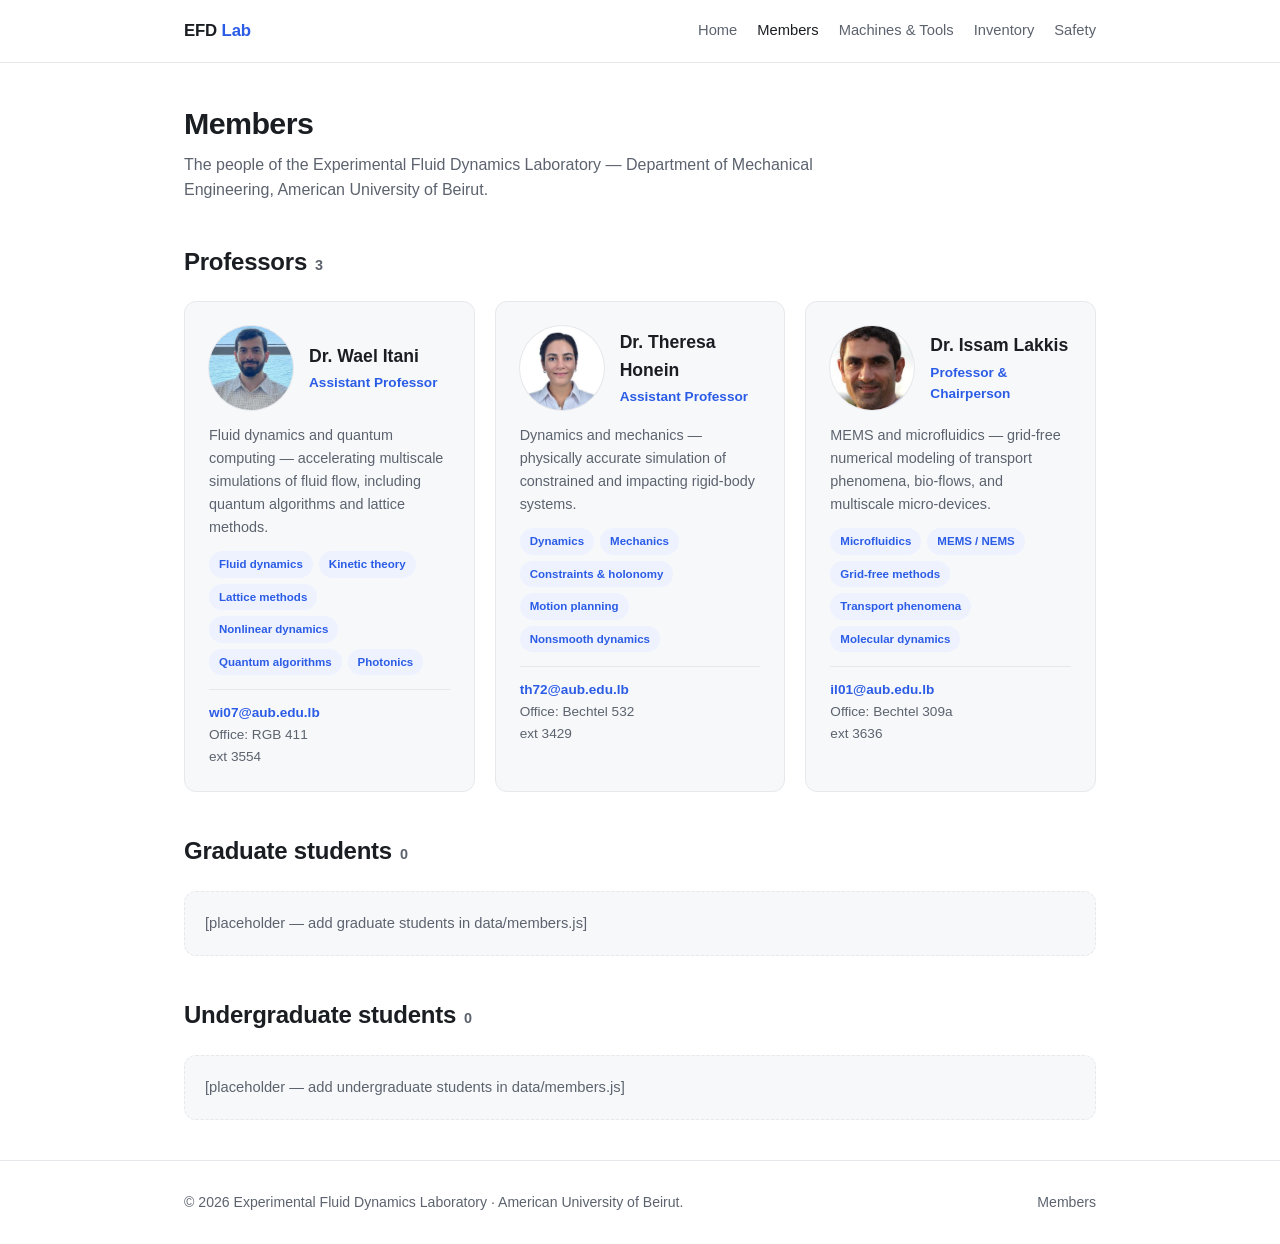
<file: members.html>
<!DOCTYPE html>
<html lang="en">
<head>
  <meta charset="UTF-8">
  <meta name="viewport" content="width=device-width, initial-scale=1.0">
  <title>Members — EFD Lab</title>
  <link rel="stylesheet" href="css/style.css?v=3">
  <style>
    .group-head { margin: 40px 0 20px; }
    .group-head h2 { font-size: 1.5rem; letter-spacing: -0.01em; }
    .group-head .count { color: var(--muted); font-weight: 600; font-size: 0.9rem; margin-left: 8px; }
    .mgrid { display: grid; grid-template-columns: repeat(auto-fill, minmax(280px, 1fr)); gap: 20px; }
    .mcard { background: var(--surface); border: 1px solid var(--border); border-radius: var(--radius); padding: 24px; }
    .mcard .top { display: flex; gap: 16px; align-items: center; }
    .mphoto { width: 84px; height: 84px; border-radius: 50%; object-fit: cover; flex-shrink: 0;
      box-shadow: 0 0 0 1px var(--border); background: var(--accent-soft); }
    .mcard h3 { font-size: 1.1rem; }
    .mcard .title { color: var(--accent); font-size: 0.85rem; font-weight: 600; margin-top: 2px; }
    .mcard .bio { color: var(--muted); font-size: 0.9rem; margin-top: 14px; }
    .mcard .interests { display: flex; flex-wrap: wrap; gap: 6px; margin-top: 12px; }
    .mcard .interests .tag { font-size: 0.72rem; }
    .mcard .contact { font-size: 0.85rem; color: var(--muted); margin-top: 14px; line-height: 1.6;
      border-top: 1px solid var(--border); padding-top: 12px; }
    .mcard .contact a { font-weight: 600; }
    .group-empty { color: var(--muted); background: var(--surface); border: 1px dashed var(--border);
      border-radius: var(--radius); padding: 20px; font-size: 0.92rem; }
  </style>
</head>
<body>

  <header>
    <div class="wrap">
      <nav>
        <div class="brand"><a href="index.html" style="color:inherit;text-decoration:none;">EFD <span>Lab</span></a></div>
        <div class="nav-links" id="nav-links">
          <a href="index.html">Home</a>
          <a href="members.html" class="active">Members</a>
          <a href="machines.html">Machines &amp; Tools</a>
          <a href="inventory.html">Inventory</a>
          <a href="safety.html">Safety</a>
        </div>
        <button class="menu-btn" id="menu-btn" aria-label="Toggle menu">☰</button>
      </nav>
    </div>
  </header>

  <div class="wrap">
    <h1 class="page-title">Members</h1>
    <p class="page-sub">The people of the Experimental Fluid Dynamics Laboratory — Department of Mechanical Engineering, American University of Beirut.</p>
    <div id="groups"></div>
  </div>

  <footer>
    <div class="wrap"><div>© <span id="year"></span> Experimental Fluid Dynamics Laboratory · American University of Beirut.</div><div>Members</div></div>
  </footer>

  <script src="data/members.js?v=3"></script>
  <script>
    var $ = function (id) { return document.getElementById(id); };
    $("menu-btn").addEventListener("click", function () { $("nav-links").classList.toggle("open"); });
    $("year").textContent = new Date().getFullYear();

    function esc(s){return (s==null?"":String(s)).replace(/[&<>"]/g,function(c){return ({"&":"&amp;","<":"&lt;",">":"&gt;",'"':"&quot;"})[c];});}

    var GROUPS = [
      { key: "Professor",     label: "Professors",              empty: "[placeholder — professors]" },
      { key: "Graduate",      label: "Graduate students",       empty: "[placeholder — add graduate students in data/members.js]" },
      { key: "Undergraduate", label: "Undergraduate students",  empty: "[placeholder — add undergraduate students in data/members.js]" }
    ];

    function card(m) {
      var interests = (m.interests || []).map(function (t) { return '<span class="tag">' + esc(t) + '</span>'; }).join("");
      var contactBits = [];
      if (m.email)  contactBits.push('<a href="mailto:' + esc(m.email) + '">' + esc(m.email) + '</a>');
      if (m.office) contactBits.push('Office: ' + esc(m.office));
      if (m.ext)    contactBits.push('ext ' + esc(m.ext));
      return '<div class="mcard">' +
        '<div class="top">' + window.memberImg(m, "mphoto") +
          '<div><h3>' + esc(m.name) + '</h3><div class="title">' + esc(m.title || "") + '</div></div>' +
        '</div>' +
        (m.bio ? '<p class="bio">' + esc(m.bio) + '</p>' : '') +
        (interests ? '<div class="interests">' + interests + '</div>' : '') +
        (contactBits.length ? '<div class="contact">' + contactBits.join('<br>') + '</div>' : '') +
      '</div>';
    }

    function render() {
      var box = $("groups"); box.innerHTML = "";
      GROUPS.forEach(function (g) {
        var people = window.membersByGroup(g.key);
        var html = '<div class="group-head"><h2>' + g.label +
          '<span class="count">' + people.length + '</span></h2></div>';
        if (people.length) html += '<div class="mgrid">' + people.map(card).join("") + '</div>';
        else html += '<div class="group-empty">' + g.empty + '</div>';
        box.insertAdjacentHTML("beforeend", html);
      });
    }
    render();
  </script>

  <script src="js/lightbox.js?v=3"></script>
</body>
</html>
</file>
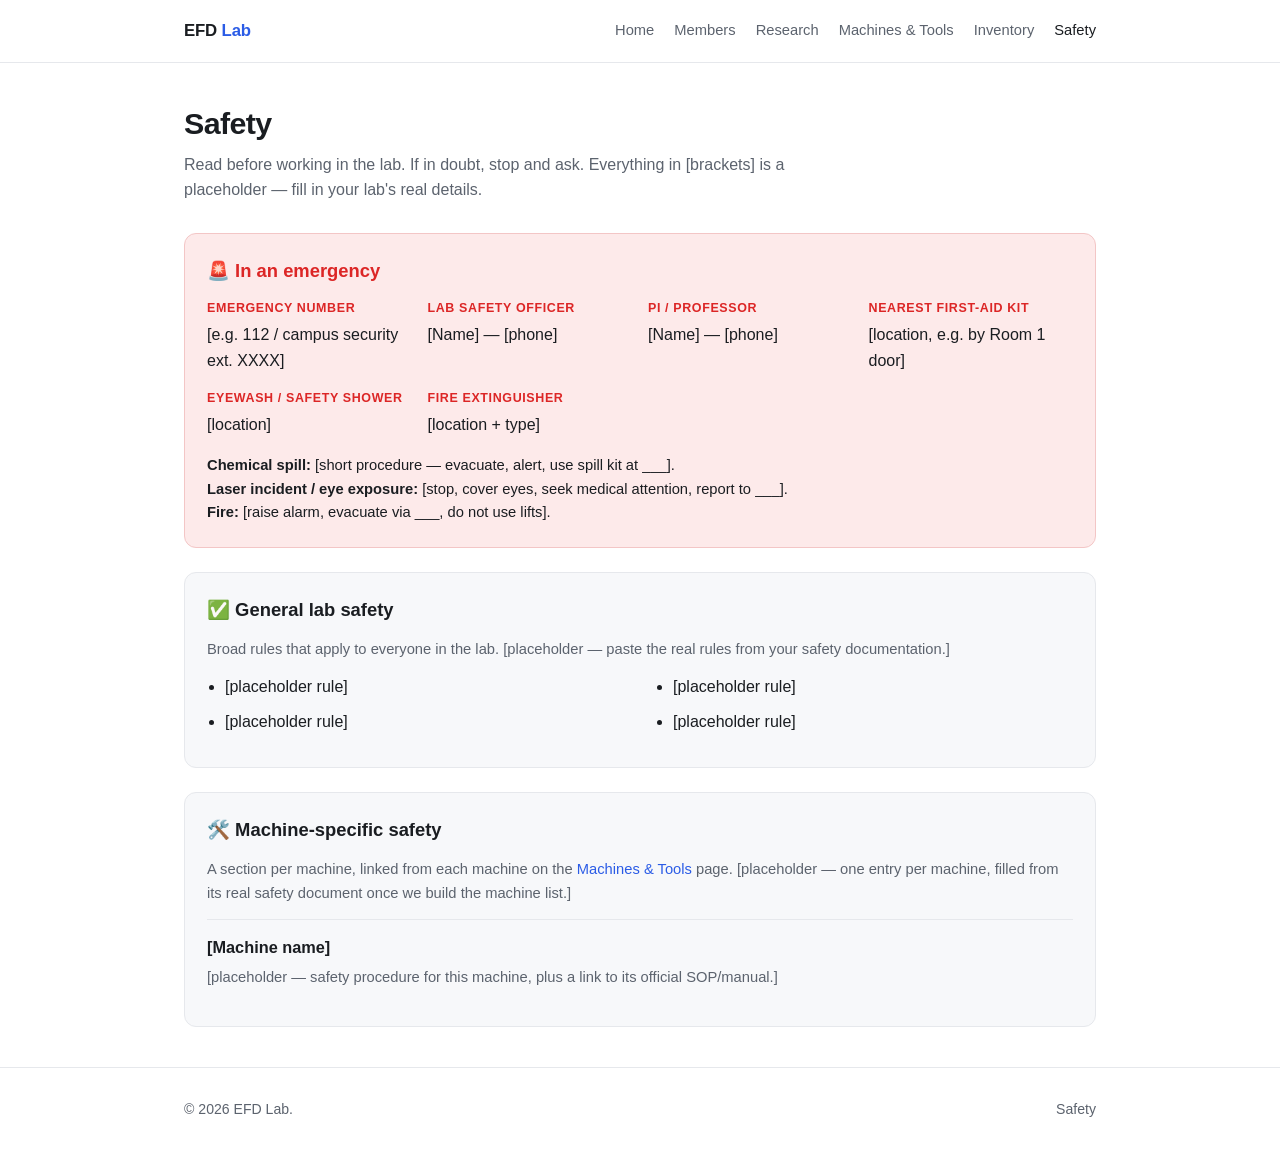
<file: safety.html>
<!DOCTYPE html>
<html lang="en">
<head>
  <meta charset="UTF-8">
  <meta name="viewport" content="width=device-width, initial-scale=1.0">
  <title>Safety — EFD Lab</title>
  <link rel="stylesheet" href="css/style.css?v=3">
</head>
<body>

  <header>
    <div class="wrap">
      <nav>
        <div class="brand">EFD <span>Lab</span></div>
        <div class="nav-links" id="nav-links">
          <a href="index.html">Home</a>
          <a href="members.html">Members</a>
          <a href="index.html#research">Research</a>
          <a href="machines.html">Machines &amp; Tools</a>
          <a href="inventory.html">Inventory</a>
          <a href="safety.html" class="active">Safety</a>
        </div>
        <button class="menu-btn" id="menu-btn" aria-label="Toggle menu">☰</button>
      </nav>
    </div>
  </header>

  <div class="wrap">
    <h1 class="page-title">Safety</h1>
    <p class="page-sub">Read before working in the lab. If in doubt, stop and ask.
       Everything in [brackets] is a placeholder — fill in your lab's real details.</p>

    <!-- ===================== EMERGENCY ===================== -->
    <div class="panel emergency">
      <h2>🚨 In an emergency</h2>
      <div class="emergency-grid">
        <div><h4>Emergency number</h4>[e.g. 112 / campus security ext. XXXX]</div>
        <div><h4>Lab safety officer</h4>[Name] — [phone]</div>
        <div><h4>PI / Professor</h4>[Name] — [phone]</div>
        <div><h4>Nearest first-aid kit</h4>[location, e.g. by Room 1 door]</div>
        <div><h4>Eyewash / safety shower</h4>[location]</div>
        <div><h4>Fire extinguisher</h4>[location + type]</div>
      </div>
      <div style="margin-top:16px;font-size:0.92rem;color:var(--text);">
        <strong>Chemical spill:</strong> [short procedure — evacuate, alert, use spill kit at ___].<br>
        <strong>Laser incident / eye exposure:</strong> [stop, cover eyes, seek medical attention, report to ___].<br>
        <strong>Fire:</strong> [raise alarm, evacuate via ___, do not use lifts].
      </div>
    </div>

    <!-- ===================== GENERAL / BROAD SAFETY ===================== -->
    <div class="panel">
      <h2>✅ General lab safety</h2>
      <p style="color:var(--muted);font-size:0.92rem;margin-bottom:12px;">Broad rules that apply to everyone in the lab. [placeholder — paste the real rules from your safety documentation.]</p>
      <ul class="safety-rules">
        <li>[placeholder rule]</li>
        <li>[placeholder rule]</li>
        <li>[placeholder rule]</li>
        <li>[placeholder rule]</li>
      </ul>
    </div>

    <!-- ===================== PER-MACHINE SAFETY ===================== -->
    <div class="panel">
      <h2>🛠️ Machine-specific safety</h2>
      <p style="color:var(--muted);font-size:0.92rem;margin-bottom:14px;">
        A section per machine, linked from each machine on the <a href="machines.html">Machines &amp; Tools</a> page.
        [placeholder — one entry per machine, filled from its real safety document once we build the machine list.]</p>

      <div id="machine-example" style="padding:14px 0;border-top:1px solid var(--border);">
        <h3 style="font-size:1.02rem;">[Machine name]</h3>
        <p style="color:var(--muted);font-size:0.92rem;margin-top:6px;">[placeholder — safety procedure for this machine, plus a link to its official SOP/manual.]</p>
      </div>
    </div>
  </div>

  <footer>
    <div class="wrap"><div>© <span id="year"></span> EFD Lab.</div><div>Safety</div></div>
  </footer>

  <script>
    document.getElementById("menu-btn").addEventListener("click", function () {
      document.getElementById("nav-links").classList.toggle("open");
    });
    document.getElementById("year").textContent = new Date().getFullYear();
  </script>

  <script src="js/lightbox.js?v=3"></script>
</body>
</html>
</file>
<file: css/style.css>
/* =====================================================================
   WAEL Lab — shared stylesheet. Edit colors here to restyle every page.
   ===================================================================== */
:root {
  --bg: #ffffff; --surface: #f7f8fa; --border: #e6e8ec;
  --text: #1a1d21; --muted: #5c636e; --accent: #2b5ce6;
  --accent-soft: #eef2fe;
  --good: #16a34a; --good-soft: #e7f7ee;
  --warn: #d97706; --warn-soft: #fdf3e7;
  --danger: #dc2626; --danger-soft: #fdeaea;
  --radius: 12px; --maxw: 960px;
}
* { box-sizing: border-box; margin: 0; padding: 0; }
html { scroll-behavior: smooth; }
body {
  font-family: -apple-system, BlinkMacSystemFont, "Segoe UI", Roboto, Helvetica, Arial, sans-serif;
  color: var(--text); background: var(--bg); line-height: 1.6; font-size: 16px;
}
a { color: var(--accent); text-decoration: none; }
a:hover { text-decoration: underline; }
img { display: block; max-width: 100%; }
.wrap { max-width: var(--maxw); margin: 0 auto; padding: 0 24px; }

/* ---------- Header / nav ---------- */
header {
  position: sticky; top: 0; z-index: 10; background: rgba(255,255,255,0.9);
  backdrop-filter: blur(8px); border-bottom: 1px solid var(--border);
}
nav { display: flex; align-items: center; justify-content: space-between; height: 62px; }
.brand { font-weight: 700; font-size: 1.05rem; letter-spacing: -0.01em; }
.brand span { color: var(--accent); }
.nav-links { display: flex; gap: 20px; flex-wrap: wrap; }
.nav-links a { color: var(--muted); font-size: 0.92rem; font-weight: 500; }
.nav-links a:hover { color: var(--text); text-decoration: none; }
.nav-links a.active { color: var(--text); }
.menu-btn { display: none; background: none; border: none; font-size: 1.4rem; cursor: pointer; color: var(--text); }

/* ---------- Page heads ---------- */
h1.page-title { font-size: 1.9rem; letter-spacing: -0.02em; margin: 36px 0 4px; }
.page-sub { color: var(--muted); margin-bottom: 30px; max-width: 680px; }

/* ---------- Buttons ---------- */
.btn { display: inline-block; padding: 10px 18px; border-radius: 8px; border: none;
  font-weight: 600; font-size: 0.92rem; cursor: pointer; transition: all .15s; font-family: inherit; }
.btn-primary { background: var(--accent); color: #fff; }
.btn-primary:hover { background: #1e49c4; text-decoration: none; }
.btn-ghost { background: #fff; color: var(--text); border: 1px solid var(--border); }
.btn-ghost:hover { background: #eef0f3; text-decoration: none; }
.btn-sm { padding: 6px 12px; font-size: 0.83rem; }
.btn-danger { color: var(--danger); }

/* ---------- Panels & cards ---------- */
.panel { background: var(--surface); border: 1px solid var(--border);
  border-radius: var(--radius); padding: 22px; margin-bottom: 24px; }
.panel h2 { font-size: 1.15rem; margin-bottom: 14px; display: flex; align-items: center; gap: 8px; }
.grid { display: grid; gap: 22px; }
.card { background: #fff; border: 1px solid var(--border); border-radius: var(--radius);
  overflow: hidden; transition: border-color .15s; }
.card:hover { border-color: #cfd4dc; }

/* ---------- Status badges ---------- */
.badge { display: inline-flex; align-items: center; gap: 6px; font-size: 0.78rem; font-weight: 700;
  padding: 4px 11px; border-radius: 20px; }
.badge::before { content: ""; width: 8px; height: 8px; border-radius: 50%; background: currentColor; }
.badge.available { color: var(--good); background: var(--good-soft); }
.badge.inuse     { color: var(--accent); background: var(--accent-soft); }
.badge.down      { color: var(--danger); background: var(--danger-soft); }
.badge.caution   { color: var(--warn); background: var(--warn-soft); }

/* ---------- Tag chip (static) ---------- */
.tag { display: inline-block; font-size: 0.78rem; font-weight: 600; color: var(--accent);
  background: var(--accent-soft); padding: 4px 10px; border-radius: 20px; }

/* ---------- Machines grid ---------- */
.machine-grid { grid-template-columns: repeat(auto-fill, minmax(300px, 1fr)); }
.machine-photo { width: 100%; aspect-ratio: 16/9; object-fit: cover;
  background: var(--accent-soft); border-bottom: 1px solid var(--border); }
.machine-body { padding: 20px; }
.machine-head { display: flex; justify-content: space-between; align-items: flex-start; gap: 10px; margin-bottom: 8px; }
.machine-head h3 { font-size: 1.08rem; }
.machine-cat { font-size: 0.8rem; color: var(--muted); font-weight: 600; }
.machine-meta { font-size: 0.88rem; color: var(--muted); margin: 8px 0; }
.machine-links { display: flex; flex-wrap: wrap; gap: 14px; margin-top: 12px; font-size: 0.86rem; font-weight: 600; }
details.howto { margin-top: 12px; border-top: 1px solid var(--border); padding-top: 12px; }
details.howto summary { cursor: pointer; font-weight: 600; font-size: 0.9rem; color: var(--accent); }
details.howto[open] summary { margin-bottom: 8px; }
details.howto ol, details.howto ul { margin: 4px 0 0 18px; font-size: 0.9rem; color: var(--muted); }
details.howto li { margin-bottom: 4px; }

/* ---------- Safety ---------- */
.safety-rules { columns: 2; column-gap: 30px; }
.safety-rules li { margin: 0 0 10px 18px; break-inside: avoid; }
.emergency { background: var(--danger-soft); border: 1px solid #f3c6c6; }
.emergency h2 { color: var(--danger); }
.emergency-grid { display: grid; grid-template-columns: repeat(auto-fill, minmax(200px, 1fr)); gap: 16px; }
.emergency-grid h4 { font-size: 0.78rem; text-transform: uppercase; letter-spacing: 0.05em; color: var(--danger); margin-bottom: 3px; }

/* ---------- Filters / controls ---------- */
.list-controls { display: flex; gap: 12px; flex-wrap: wrap; align-items: center; margin-bottom: 14px; }
.filter-chips { display: flex; flex-wrap: wrap; gap: 7px; margin-bottom: 16px; }
.chip { display: inline-flex; align-items: center; gap: 6px; cursor: pointer;
  padding: 6px 13px; border-radius: 20px; font-size: 0.86rem; font-weight: 600;
  border: 1px solid var(--border); background: #fff; color: var(--muted); transition: all .12s; user-select: none; }
.chip:hover { border-color: var(--accent); }
.chip.selected { background: var(--accent); color: #fff; border-color: var(--accent); }

/* ---------- Cabinet / box cards ---------- */
.cab-grid { display: grid; grid-template-columns: repeat(auto-fill, 210px); gap: 12px; }
.cab { display: flex; gap: 11px; align-items: center; padding: 10px 12px; border: 1px solid var(--border);
  border-radius: 10px; background: #fff; color: var(--text); }
.cab:hover { border-color: var(--accent); text-decoration: none; }
.cab .cic { width: 42px; height: 42px; border-radius: 8px; background: var(--accent-soft); color: var(--accent);
  display: flex; align-items: center; justify-content: center; flex-shrink: 0; overflow: hidden; }
.cab .cic svg { width: 22px; height: 22px; }
.cab .cic img { width: 100%; height: 100%; object-fit: cover; }
.cab .cinfo b { font-size: 0.9rem; }
.cab .cinfo span { display: block; color: var(--muted); font-size: 0.78rem; }

/* ---------- Footer ---------- */
footer { border-top: 1px solid var(--border); padding: 30px 0; margin-top: 40px; color: var(--muted); font-size: 0.88rem; }
footer .wrap { display: flex; justify-content: space-between; flex-wrap: wrap; gap: 10px; }

.empty { text-align: center; color: var(--muted); padding: 40px 0; }

/* ---------- Maintenance ---------- */
.maint-panel { border: 1px solid var(--border); border-radius: var(--radius); padding: 20px 22px; margin-bottom: 26px; background: #fff; }
.maint-panel.has-work { border-color: #f1cf9e; background: var(--warn-soft); }
.maint-panel h2 { font-size: 1.1rem; margin-bottom: 6px; display: flex; align-items: center; gap: 8px; }
.maint-ok { color: var(--good); font-weight: 600; display: flex; align-items: center; gap: 8px; }
.ticket { display: flex; gap: 14px; align-items: flex-start; padding: 14px 0; border-top: 1px solid rgba(0,0,0,0.08); }
.ticket:first-of-type { border-top: none; }
.ticket .tbody { flex: 1; }
.ticket .tbody h4 { font-size: 0.98rem; }
.ticket .tbody h4 a { color: var(--text); }
.ticket .issue { font-size: 0.92rem; margin-top: 3px; }
.ticket .action { font-size: 0.9rem; color: var(--muted); margin-top: 4px; }
.ticket .reported { font-size: 0.8rem; color: var(--muted); margin-top: 4px; }
.prio { flex-shrink: 0; font-size: 0.7rem; font-weight: 800; text-transform: uppercase; letter-spacing: 0.05em; padding: 4px 10px; border-radius: 20px; margin-top: 2px; }
.prio.high { color: var(--danger); background: var(--danger-soft); }
.prio.medium { color: var(--warn); background: #fbe9cf; }
.prio.low { color: var(--muted); background: var(--surface); }
.needs-maint { display: inline-flex; align-items: center; gap: 5px; font-size: 0.74rem; font-weight: 700;
  color: var(--warn); background: var(--warn-soft); padding: 3px 9px; border-radius: 20px; margin-top: 8px; }

@media (max-width: 680px) {
  .safety-rules { columns: 1; }
  .nav-links {
    display: none; position: absolute; top: 62px; left: 0; right: 0;
    flex-direction: column; gap: 0; background: #fff;
    border-bottom: 1px solid var(--border); padding: 8px 0;
  }
  .nav-links.open { display: flex; }
  .nav-links a { padding: 12px 24px; }
  .menu-btn { display: block; }
}
</file>
